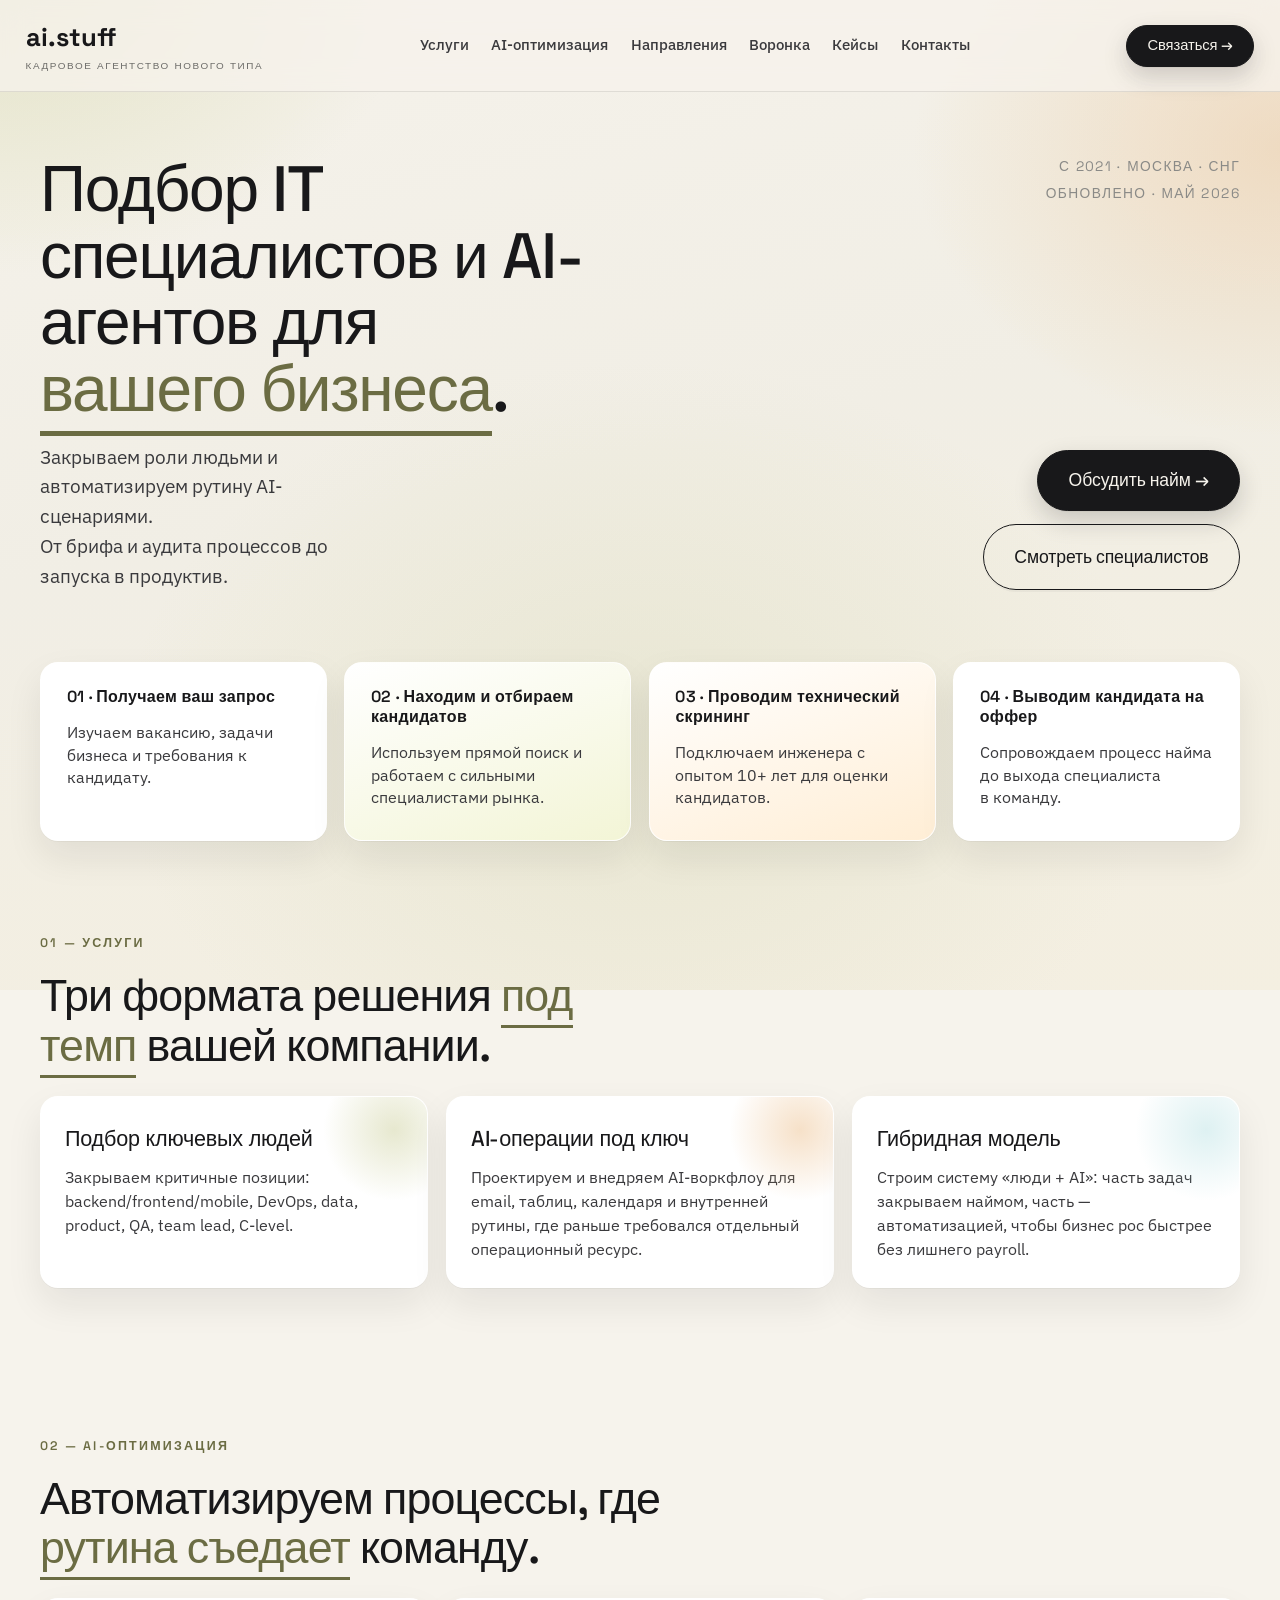
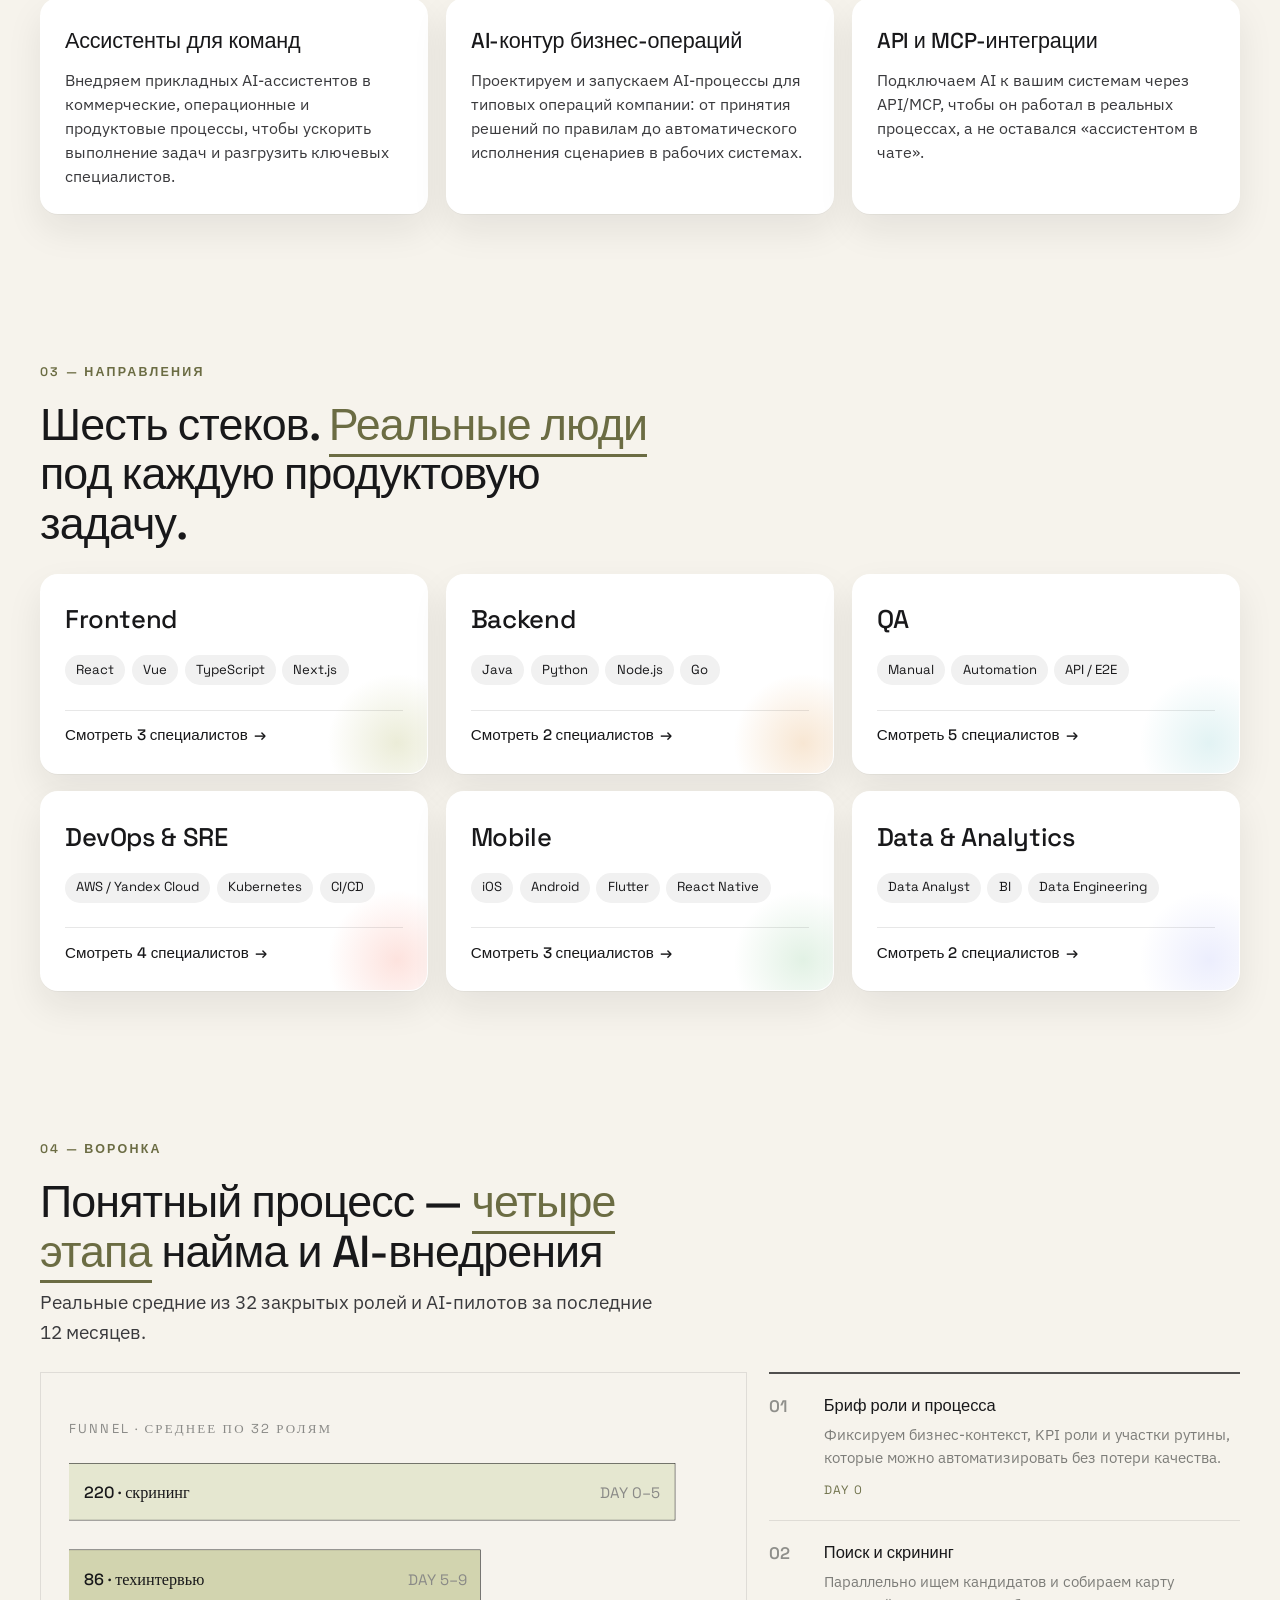
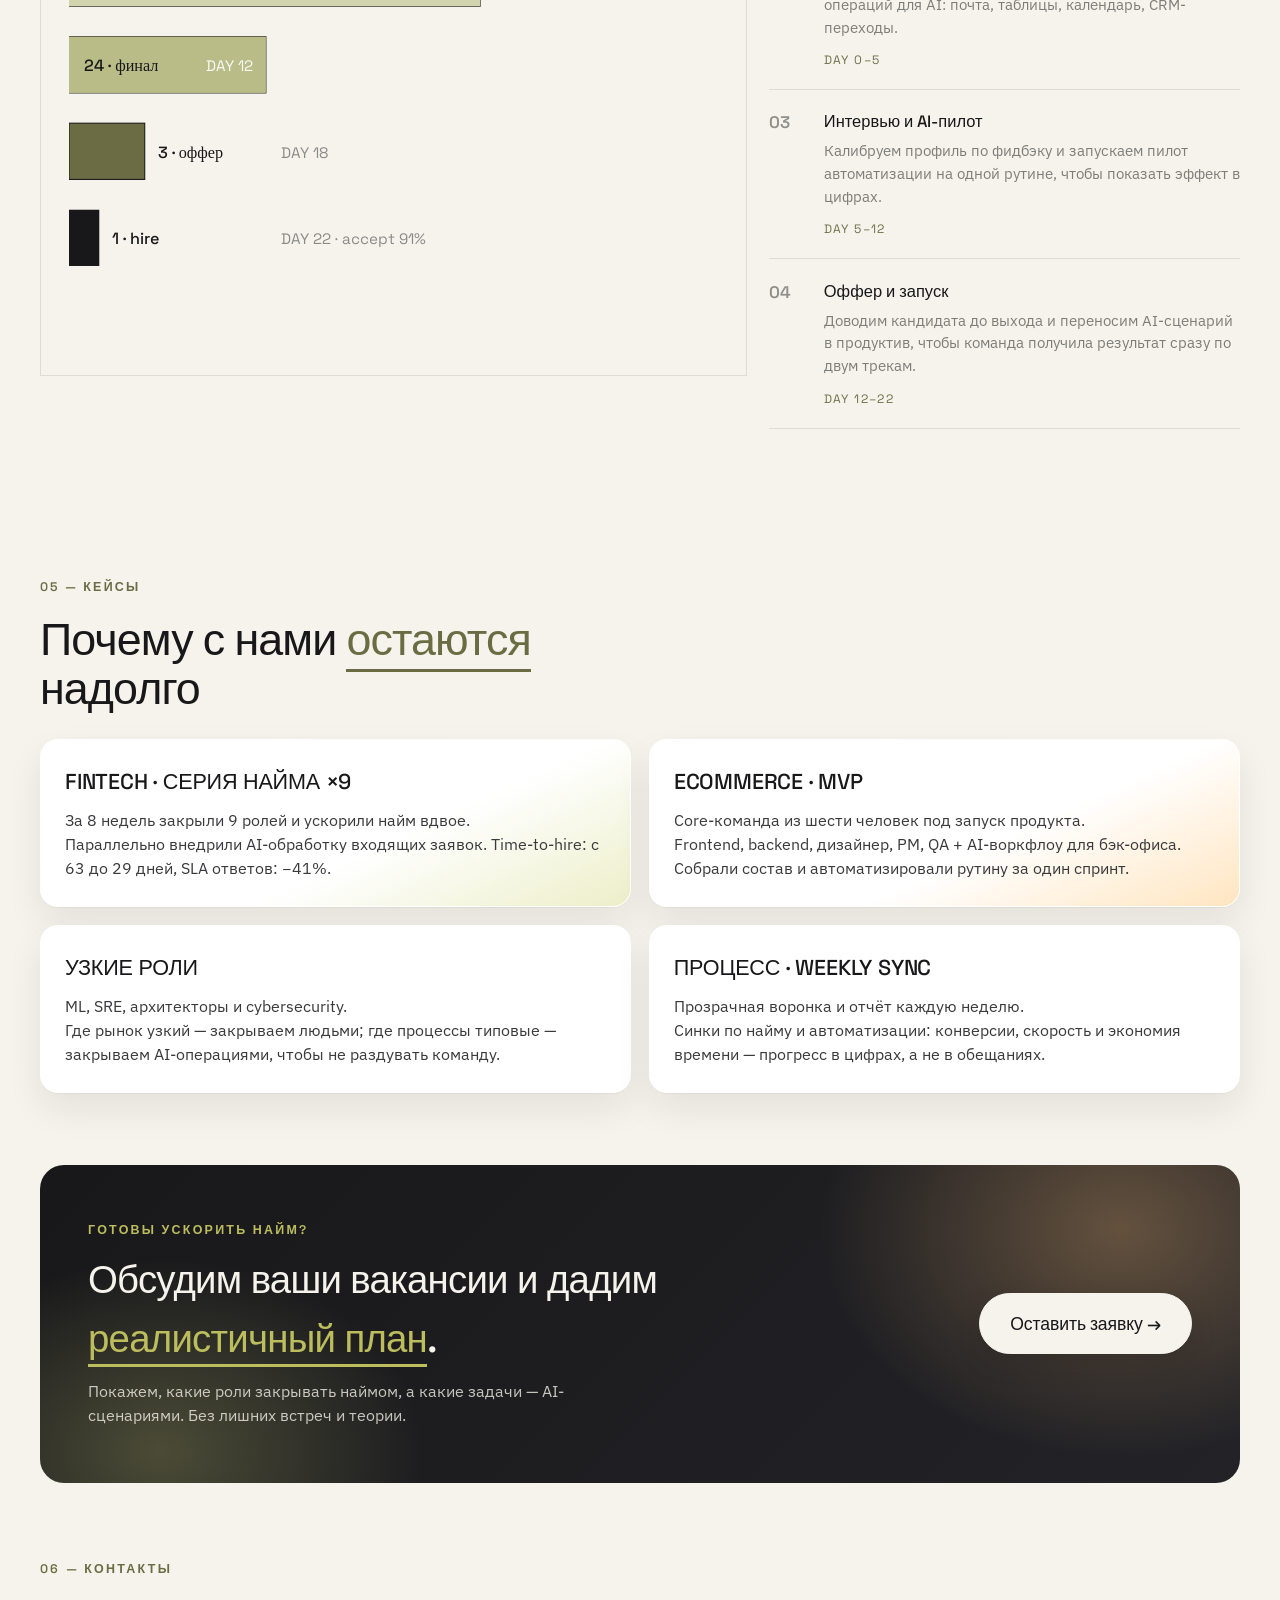
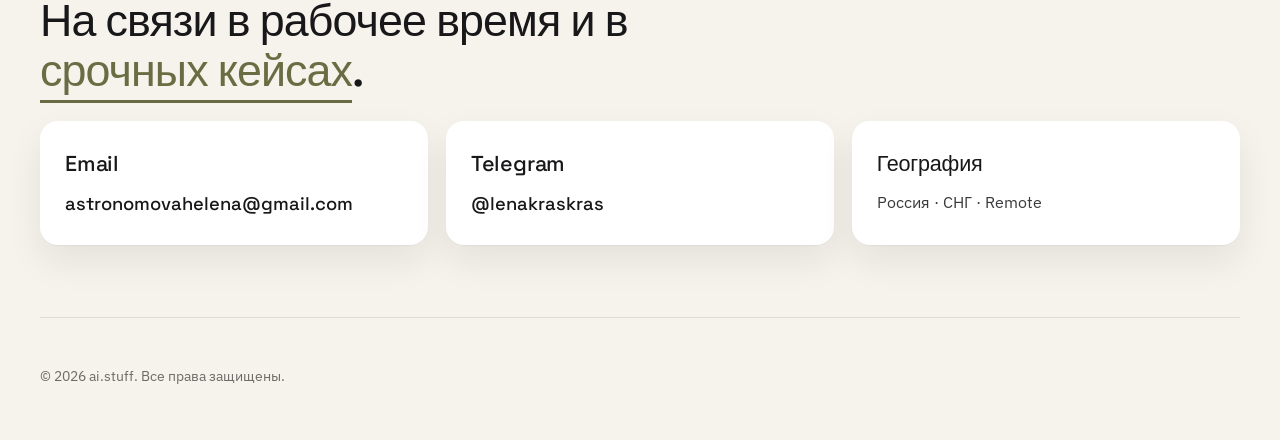
<file: index.html>
<!doctype html>
<html lang="ru">
  <head>
    <meta charset="UTF-8" />
    <meta name="viewport" content="width=device-width, initial-scale=1" />
    <title>ai.stuff — Подбор IT и digital специалистов без пауз в найме</title>
    <meta
      name="description"
      content="ai.stuff — кадровое агентство нового типа: подбираем IT-специалистов и внедряем AI-операции для замены рутинных задач."
    />
    <link rel="preconnect" href="https://fonts.googleapis.com" />
    <link rel="preconnect" href="https://fonts.gstatic.com" crossorigin />
    <link
      href="https://fonts.googleapis.com/css2?family=Space+Grotesk:wght@400;500;700&family=IBM+Plex+Sans:wght@400;500;600&display=swap"
      rel="stylesheet"
    />
    <link rel="stylesheet" href="landing.css" />
  </head>
  <body>
    <div class="bg-layer" aria-hidden="true"></div>

    <header class="topbar">
      <a class="brand" href="#hero">
        <span class="brand-main">ai.stuff</span>
        <span class="brand-sub">Кадровое агентство нового типа</span>
      </a>
      <nav class="topnav" aria-label="Основная навигация">
        <a href="#services">Услуги</a>
        <a href="#ai-ops">AI-оптимизация</a>
        <a href="#tracks">Направления</a>
        <a href="#process">Воронка</a>
        <a href="#proof">Кейсы</a>
        <a href="#contacts">Контакты</a>
      </nav>
      <button class="btn btn-small" type="button" data-open-modal>Связаться →</button>
    </header>

    <main>
      <section id="hero" class="hero section">
        <div class="hero-copy reveal">
          <h1>Подбор IT специалистов и AI-агентов для <span class="hl">вашего бизнеса</span>.</h1>
          <div class="hero-meta">
            <div>с 2021 · Москва · СНГ</div>
            <div>обновлено · май 2026</div>
          </div>
          <p class="lead hero-lede">Закрываем роли людьми и автоматизируем рутину AI-сценариями.<br>От брифа и аудита процессов до запуска в продуктив.</p>
          <div class="hero-actions">
            <button class="btn" type="button" data-open-modal>Обсудить найм →</button>
            <a class="btn btn-ghost" href="#tracks">Смотреть специалистов</a>
          </div>
        </div>
      </section>

      <section class="kpis">
        <div class="kpi-grid">
          <div class="kpi reveal">
            <span class="label">01 · Получаем ваш запрос</span>
            <p class="kpi-copy">Изучаем вакансию, задачи бизнеса и требования к кандидату.</p>
          </div>
          <div class="kpi reveal">
            <span class="label">02 · Находим и отбираем кандидатов</span>
            <p class="kpi-copy">Используем прямой поиск и работаем с сильными специалистами рынка.</p>
          </div>
          <div class="kpi reveal">
            <span class="label">03 · Проводим технический скрининг</span>
            <p class="kpi-copy">Подключаем инженера с опытом 10+ лет для оценки кандидатов.</p>
          </div>
          <div class="kpi reveal">
            <span class="label">04 · Выводим кандидата на оффер</span>
            <p class="kpi-copy">Сопровождаем процесс найма до выхода специалиста в команду.</p>
          </div>
        </div>
      </section>

      <section id="services" class="section">
        <div class="section-head reveal">
          <span class="id">01 — Услуги</span>
          <h2>Три формата решения <span class="hl">под темп</span> вашей компании.</h2>
        </div>
        <div class="grid cards-3">
          <article class="card reveal">
            <h3>Подбор ключевых людей</h3>
            <p>
              Закрываем критичные позиции: backend/frontend/mobile, DevOps, data, product, QA, team
              lead, C-level.
            </p>
          </article>
          <article class="card reveal">
            <h3>AI-операции под ключ</h3>
            <p>
              Проектируем и внедряем AI-воркфлоу для email, таблиц, календаря и внутренней рутины, где
              раньше требовался отдельный операционный ресурс.
            </p>
          </article>
          <article class="card reveal">
            <h3>Гибридная модель</h3>
            <p>
              Строим систему «люди + AI»: часть задач закрываем наймом, часть — автоматизацией, чтобы
              бизнес рос быстрее без лишнего payroll.
            </p>
          </article>
        </div>
      </section>

      <section id="ai-ops" class="section">
        <div class="section-head reveal">
          <span class="id">02 — AI-оптимизация</span>
          <h2>Автоматизируем процессы, где <span class="hl">рутина съедает</span> команду.</h2>
        </div>
        <div class="grid cards-3">
          <article class="card reveal">
            <h3>Ассистенты для команд</h3>
            <p>
              Внедряем прикладных AI-ассистентов в коммерческие, операционные и продуктовые процессы,
              чтобы ускорить выполнение задач и разгрузить ключевых специалистов.
            </p>
          </article>
          <article class="card reveal">
            <h3>AI-контур бизнес-операций</h3>
            <p>
              Проектируем и запускаем AI-процессы для типовых операций компании: от принятия решений по
              правилам до автоматического исполнения сценариев в рабочих системах.
            </p>
          </article>
          <article class="card reveal">
            <h3>API и MCP-интеграции</h3>
            <p>
              Подключаем AI к вашим системам через API/MCP, чтобы он работал в реальных процессах, а не
              оставался «ассистентом в чате».
            </p>
          </article>
        </div>
      </section>

      <section id="tracks" class="section">
        <div class="section-head reveal">
          <span class="id">03 — Направления</span>
          <h2>Шесть стеков. <span class="hl">Реальные люди</span> под каждую продуктовую задачу.</h2>
        </div>
        <div class="specialty-grid">
          <article class="specialty-card reveal">
            <h3>Frontend</h3>
            <ul>
              <li>React</li>
              <li>Vue</li>
              <li>TypeScript</li>
              <li>Next.js</li>
            </ul>
            <a href="specialists/frontend.html">Смотреть 3 специалистов</a>
          </article>
          <article class="specialty-card reveal">
            <h3>Backend</h3>
            <ul>
              <li>Java</li>
              <li>Python</li>
              <li>Node.js</li>
              <li>Go</li>
            </ul>
            <a href="specialists/backend.html">Смотреть 2 специалистов</a>
          </article>
          <article class="specialty-card reveal">
            <h3>QA</h3>
            <ul>
              <li>Manual</li>
              <li>Automation</li>
              <li>API / E2E</li>
            </ul>
            <a href="specialists/qa.html">Смотреть 5 специалистов</a>
          </article>
          <article class="specialty-card reveal">
            <h3>DevOps & SRE</h3>
            <ul>
              <li>AWS / Yandex Cloud</li>
              <li>Kubernetes</li>
              <li>CI/CD</li>
            </ul>
            <a href="specialists/devops.html">Смотреть 4 специалистов</a>
          </article>
          <article class="specialty-card reveal">
            <h3>Mobile</h3>
            <ul>
              <li>iOS</li>
              <li>Android</li>
              <li>Flutter</li>
              <li>React Native</li>
            </ul>
            <a href="specialists/mobile.html">Смотреть 3 специалистов</a>
          </article>
          <article class="specialty-card reveal">
            <h3>Data & Analytics</h3>
            <ul>
              <li>Data Analyst</li>
              <li>BI</li>
              <li>Data Engineering</li>
            </ul>
            <a href="specialists/analytics.html">Смотреть 2 специалистов</a>
          </article>
        </div>
      </section>

      <section id="process" class="section">
        <div class="section-head reveal">
          <span class="id">04 — Воронка</span>
          <h2>Понятный процесс — <span class="hl">четыре этапа</span> найма и AI-внедрения</h2>
          <p class="lead" style="margin-top:0.7rem;">Реальные средние из 32 закрытых ролей и AI-пилотов за последние 12 месяцев.</p>
        </div>

        <div class="funnel-block">
          <div class="funnel-svg-wrap">
            <svg viewBox="0 0 600 500" xmlns="http://www.w3.org/2000/svg" style="width:100%;height:auto;font-family:Space Grotesk;">
              <g>
                <rect x="0" y="56" width="560" height="52" fill="none" stroke="#18181a" stroke-width="1"/>
                <rect x="0" y="56" width="560" height="52" fill="oklch(0.92 0.03 110)"/>
                <text x="14" y="88" font-size="15" font-weight="500" fill="#18181a">220 · скрининг</text>
                <text x="546" y="88" font-size="14" text-anchor="end" fill="#8a8a87">DAY 0–5</text>

                <rect x="0" y="136" width="380" height="52" fill="none" stroke="#18181a" stroke-width="1"/>
                <rect x="0" y="136" width="380" height="52" fill="oklch(0.86 0.05 110)"/>
                <text x="14" y="168" font-size="15" font-weight="500" fill="#18181a">86 · техинтервью</text>
                <text x="368" y="168" font-size="14" text-anchor="end" fill="#8a8a87">DAY 5–9</text>

                <rect x="0" y="216" width="182" height="52" fill="none" stroke="#18181a" stroke-width="1"/>
                <rect x="0" y="216" width="182" height="52" fill="oklch(0.78 0.07 110)"/>
                <text x="14" y="248" font-size="15" font-weight="500" fill="#18181a">24 · финал</text>
                <text x="170" y="248" font-size="14" text-anchor="end" fill="#fafaf7">DAY 12</text>

                <rect x="0" y="296" width="70" height="52" fill="oklch(0.52 0.06 110)" stroke="#18181a" stroke-width="1"/>
                <text x="82" y="328" font-size="15" font-weight="500" fill="#18181a">3 · оффер</text>
                <text x="196" y="328" font-size="14" fill="#8a8a87">DAY 18</text>

                <rect x="0" y="376" width="28" height="52" fill="#18181a"/>
                <text x="40" y="408" font-size="15" font-weight="500" fill="#18181a">1 · hire</text>
                <text x="196" y="408" font-size="14" fill="#8a8a87">DAY 22 · accept 91%</text>
              </g>
              <text x="0" y="28" font-size="12" letter-spacing="2" fill="#8a8a87">FUNNEL · СРЕДНЕЕ ПО 32 РОЛЯМ</text>
            </svg>
          </div>

          <div class="funnel-side">
            <ol>
              <li>
                <span class="num">01</span>
                <div>
                  <h4>Бриф роли и процесса</h4>
                  <p>Фиксируем бизнес-контекст, KPI роли и участки рутины, которые можно автоматизировать без потери качества.</p>
                  <span class="day">Day 0</span>
                </div>
              </li>
              <li>
                <span class="num">02</span>
                <div>
                  <h4>Поиск и скрининг</h4>
                  <p>Параллельно ищем кандидатов и собираем карту операций для AI: почта, таблицы, календарь, CRM-переходы.</p>
                  <span class="day">Day 0–5</span>
                </div>
              </li>
              <li>
                <span class="num">03</span>
                <div>
                  <h4>Интервью и AI-пилот</h4>
                  <p>Калибруем профиль по фидбэку и запускаем пилот автоматизации на одной рутине, чтобы показать эффект в цифрах.</p>
                  <span class="day">Day 5–12</span>
                </div>
              </li>
              <li>
                <span class="num">04</span>
                <div>
                  <h4>Оффер и запуск</h4>
                  <p>Доводим кандидата до выхода и переносим AI-сценарий в продуктив, чтобы команда получила результат сразу по двум трекам.</p>
                  <span class="day">Day 12–22</span>
                </div>
              </li>
            </ol>
          </div>
        </div>
      </section>

      <section id="proof" class="section">
        <div class="section-head reveal">
          <span class="id">05 — Кейсы</span>
          <h2>Почему с нами <span class="hl">остаются</span> надолго</h2>
        </div>
        <div class="grid cards-2">
          <article class="card card-accent reveal">
            <h3>FINTECH · СЕРИЯ НАЙМА ×9</h3>
            <p>
              За 8 недель закрыли 9 ролей и ускорили найм вдвое.
            </p>
            <p>Параллельно внедрили AI-обработку входящих заявок. Time-to-hire: с 63 до 29 дней, SLA ответов: −41%.</p>
          </article>
          <article class="card card-accent reveal">
            <h3>ECOMMERCE · MVP</h3>
            <p>
              Core-команда из шести человек под запуск продукта.
            </p>
            <p>Frontend, backend, дизайнер, PM, QA + AI-воркфлоу для бэк-офиса. Собрали состав и автоматизировали рутину за один спринт.</p>
          </article>
          <article class="card reveal">
            <h3>УЗКИЕ РОЛИ</h3>
            <p>ML, SRE, архитекторы и cybersecurity.</p>
            <p>Где рынок узкий — закрываем людьми; где процессы типовые — закрываем AI-операциями, чтобы не раздувать команду.</p>
          </article>
          <article class="card reveal">
            <h3>ПРОЦЕСС · WEEKLY SYNC</h3>
            <p>Прозрачная воронка и отчёт каждую неделю.</p>
            <p>Синки по найму и автоматизации: конверсии, скорость и экономия времени — прогресс в цифрах, а не в обещаниях.</p>
          </article>
        </div>
      </section>

      <section class="section section-cta reveal">
        <div>
          <p class="eyebrow">Готовы ускорить найм?</p>
          <h2>Обсудим ваши вакансии и дадим <span class="hl">реалистичный план</span>.</h2>
          <p>
            Покажем, какие роли закрывать наймом, а какие задачи — AI-сценариями. Без лишних встреч и теории.
          </p>
        </div>
        <button class="btn" type="button" data-open-modal>Оставить заявку →</button>
      </section>

      <section id="contacts" class="section contacts">
        <div class="section-head reveal">
          <span class="id">06 — Контакты</span>
          <h2>На связи в рабочее время и в <span class="hl">срочных кейсах</span>.</h2>
        </div>
        <div class="contacts-grid">
          <article class="card reveal">
            <h3>Email</h3>
            <a href="mailto:astronomovahelena@gmail.com">astronomovahelena@gmail.com</a>
          </article>
          <article class="card reveal">
            <h3>Telegram</h3>
            <a href="https://t.me/lenakraskras" target="_blank" rel="noopener noreferrer">@lenakraskras</a>
          </article>
          <article class="card reveal">
            <h3>География</h3>
            <p>Россия · СНГ · Remote</p>
          </article>
        </div>
      </section>
    </main>

    <footer class="footer">
      <p>© <span id="year"></span> ai.stuff. Все права защищены.</p>
    </footer>

    <div class="modal" id="contact-modal" aria-hidden="true" role="dialog" aria-labelledby="modal-title">
      <div class="modal-overlay" data-close-modal></div>
      <div class="modal-panel" role="document">
        <button class="modal-close" type="button" aria-label="Закрыть" data-close-modal>×</button>
        <h2 id="modal-title">Оставьте заявку</h2>
        <p>Ответим в течение одного рабочего дня.</p>

        <form class="contact-form" action="https://api.web3forms.com/submit" method="POST">
          <input type="hidden" name="access_key" value="2dd10723-09d4-4c78-9d98-0c86463ab3b0" />
          <input type="hidden" name="subject" value="Новая заявка с лендинга ai.stuff" />
          <input type="hidden" name="from_name" value="ai.stuff" />
          <input type="checkbox" name="botcheck" class="hidden-field" tabindex="-1" autocomplete="off" />

          <label>
            Имя
            <input type="text" name="name" required placeholder="Как к вам обращаться" />
          </label>

          <label>
            Email
            <input type="email" name="email" required placeholder="name@company.com" />
          </label>

          <label>
            Компания
            <input type="text" name="company" placeholder="Название компании" />
          </label>

          <label>
            Сообщение
            <textarea name="message" rows="4" required placeholder="Каких специалистов ищете и в какие сроки?"></textarea>
          </label>

          <button class="btn" type="submit">Отправить заявку</button>
          <p class="form-status" id="contact-form-status" aria-live="polite"></p>
        </form>
      </div>
    </div>

    <script src="main.js"></script>
  </body>
</html>
</file>
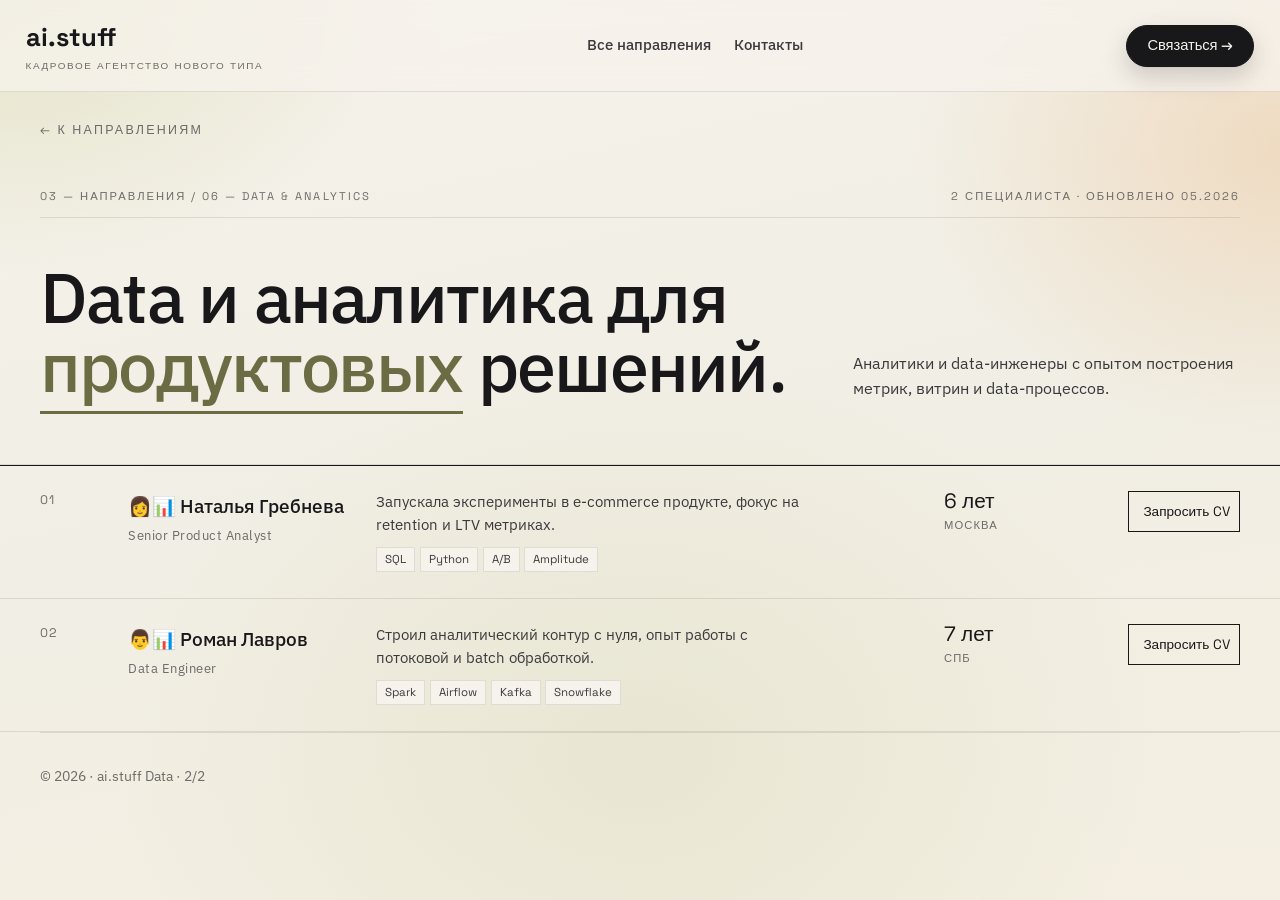
<file: specialists/analytics.html>
<!doctype html>
<html lang="ru">
  <head>
    <meta charset="UTF-8" />
    <meta name="viewport" content="width=device-width, initial-scale=1" />
    <title>Data & Analytics специалисты — ai.stuff</title>
    <meta name="description" content="Подбор аналитиков, BI-инженеров и Data Engineers." />
    <link rel="preconnect" href="https://fonts.googleapis.com" />
    <link rel="preconnect" href="https://fonts.gstatic.com" crossorigin />
    <link
      href="https://fonts.googleapis.com/css2?family=Space+Grotesk:wght@400;500;700&family=IBM+Plex+Sans:wght@400;500;600&display=swap"
      rel="stylesheet"
    />
    <link rel="stylesheet" href="../landing.css" />
  </head>
  <body class="spec-page">
    <div class="bg-layer" aria-hidden="true"></div>

    <header class="topbar">
      <a class="brand" href="../index.html#hero">
        <span class="brand-main">ai.stuff</span>
        <span class="brand-sub">Кадровое агентство нового типа</span>
      </a>
      <nav class="topnav" aria-label="Навигация страницы">
        <a href="../index.html#tracks">Все направления</a>
        <a href="../index.html#contacts">Контакты</a>
      </nav>
      <a class="btn btn-small" href="../index.html#contacts">Связаться →</a>
    </header>

    <main>
      <a class="spec-back" href="../index.html#tracks">← к направлениям</a>

      <section class="spec-head">
        <span class="id"><span>03 — Направления / 06 — Data & Analytics</span><span>2 специалиста · обновлено 05.2026</span></span>
        <h1>Data и аналитика для <mark>продуктовых</mark> решений.</h1>
        <p class="lede">Аналитики и data-инженеры с опытом построения метрик, витрин и data-процессов.</p>
      </section>

      <section class="spec-list">
        <div class="profile"><span class="n">01</span><div><h3>👩‍📊 Наталья Гребнева</h3><div class="role">Senior Product Analyst</div></div><div><p>Запускала эксперименты в e-commerce продукте, фокус на retention и LTV метриках.</p><div class="chips"><span class="chip">SQL</span><span class="chip">Python</span><span class="chip">A/B</span><span class="chip">Amplitude</span></div></div><div class="stat"><span class="v">6 лет</span><span class="l">Москва</span></div><a class="request" href="../index.html#contacts">Запросить CV</a></div>
        <div class="profile"><span class="n">02</span><div><h3>👨‍📊 Роман Лавров</h3><div class="role">Data Engineer</div></div><div><p>Строил аналитический контур с нуля, опыт работы с потоковой и batch обработкой.</p><div class="chips"><span class="chip">Spark</span><span class="chip">Airflow</span><span class="chip">Kafka</span><span class="chip">Snowflake</span></div></div><div class="stat"><span class="v">7 лет</span><span class="l">СПб</span></div><a class="request" href="../index.html#contacts">Запросить CV</a></div>
      </section>
    </main>

    <footer class="footer">
      <span>© 2026 · ai.stuff</span>
      <span>Data · 2/2</span>
    </footer>
  </body>
</html>
</file>
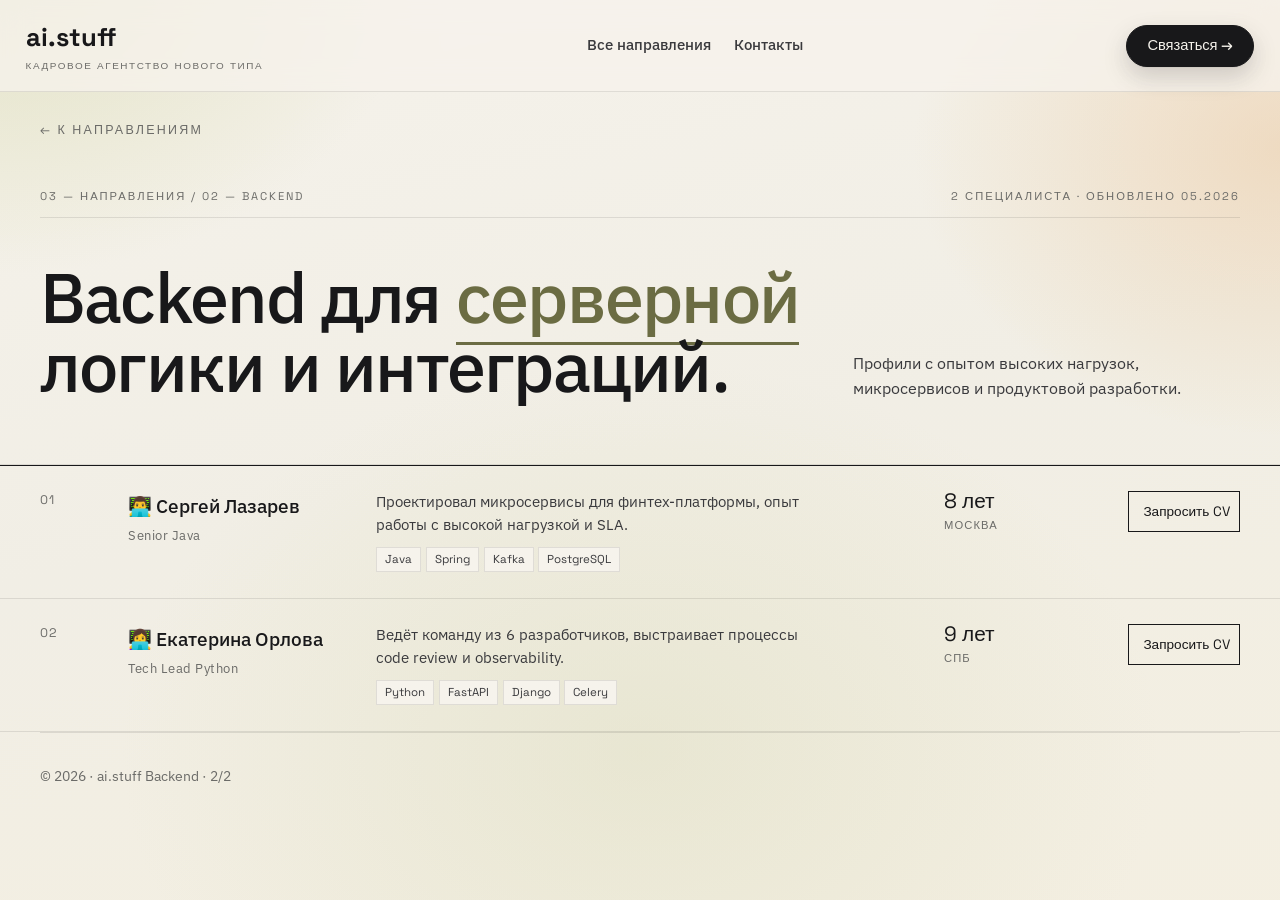
<file: specialists/backend.html>
<!doctype html>
<html lang="ru">
  <head>
    <meta charset="UTF-8" />
    <meta name="viewport" content="width=device-width, initial-scale=1" />
    <title>Backend специалисты — ai.stuff</title>
    <meta name="description" content="Подбор backend-разработчиков: Java, Python, Node.js, Go." />
    <link rel="preconnect" href="https://fonts.googleapis.com" />
    <link rel="preconnect" href="https://fonts.gstatic.com" crossorigin />
    <link
      href="https://fonts.googleapis.com/css2?family=Space+Grotesk:wght@400;500;700&family=IBM+Plex+Sans:wght@400;500;600&display=swap"
      rel="stylesheet"
    />
    <link rel="stylesheet" href="../landing.css" />
  </head>
  <body class="spec-page">
    <div class="bg-layer" aria-hidden="true"></div>

    <header class="topbar">
      <a class="brand" href="../index.html#hero">
        <span class="brand-main">ai.stuff</span>
        <span class="brand-sub">Кадровое агентство нового типа</span>
      </a>
      <nav class="topnav" aria-label="Навигация страницы">
        <a href="../index.html#tracks">Все направления</a>
        <a href="../index.html#contacts">Контакты</a>
      </nav>
      <a class="btn btn-small" href="../index.html#contacts">Связаться →</a>
    </header>

    <main>
      <a class="spec-back" href="../index.html#tracks">← к направлениям</a>

      <section class="spec-head">
        <span class="id"><span>03 — Направления / 02 — Backend</span><span>2 специалиста · обновлено 05.2026</span></span>
        <h1>Backend для <mark>серверной</mark> логики и интеграций.</h1>
        <p class="lede">Профили с опытом высоких нагрузок, микросервисов и продуктовой разработки.</p>
      </section>

      <section class="spec-list">
        <div class="profile">
          <span class="n">01</span>
          <div>
            <h3>👨‍💻 Сергей Лазарев</h3>
            <div class="role">Senior Java</div>
          </div>
          <div>
            <p>Проектировал микросервисы для финтех-платформы, опыт работы с высокой нагрузкой и SLA.</p>
            <div class="chips"><span class="chip">Java</span><span class="chip">Spring</span><span class="chip">Kafka</span><span class="chip">PostgreSQL</span></div>
          </div>
          <div class="stat"><span class="v">8 лет</span><span class="l">Москва</span></div>
          <a class="request" href="../index.html#contacts">Запросить CV</a>
        </div>

        <div class="profile">
          <span class="n">02</span>
          <div>
            <h3>👩‍💻 Екатерина Орлова</h3>
            <div class="role">Tech Lead Python</div>
          </div>
          <div>
            <p>Ведёт команду из 6 разработчиков, выстраивает процессы code review и observability.</p>
            <div class="chips"><span class="chip">Python</span><span class="chip">FastAPI</span><span class="chip">Django</span><span class="chip">Celery</span></div>
          </div>
          <div class="stat"><span class="v">9 лет</span><span class="l">СПб</span></div>
          <a class="request" href="../index.html#contacts">Запросить CV</a>
        </div>
      </section>
    </main>

    <footer class="footer">
      <span>© 2026 · ai.stuff</span>
      <span>Backend · 2/2</span>
    </footer>
  </body>
</html>
</file>
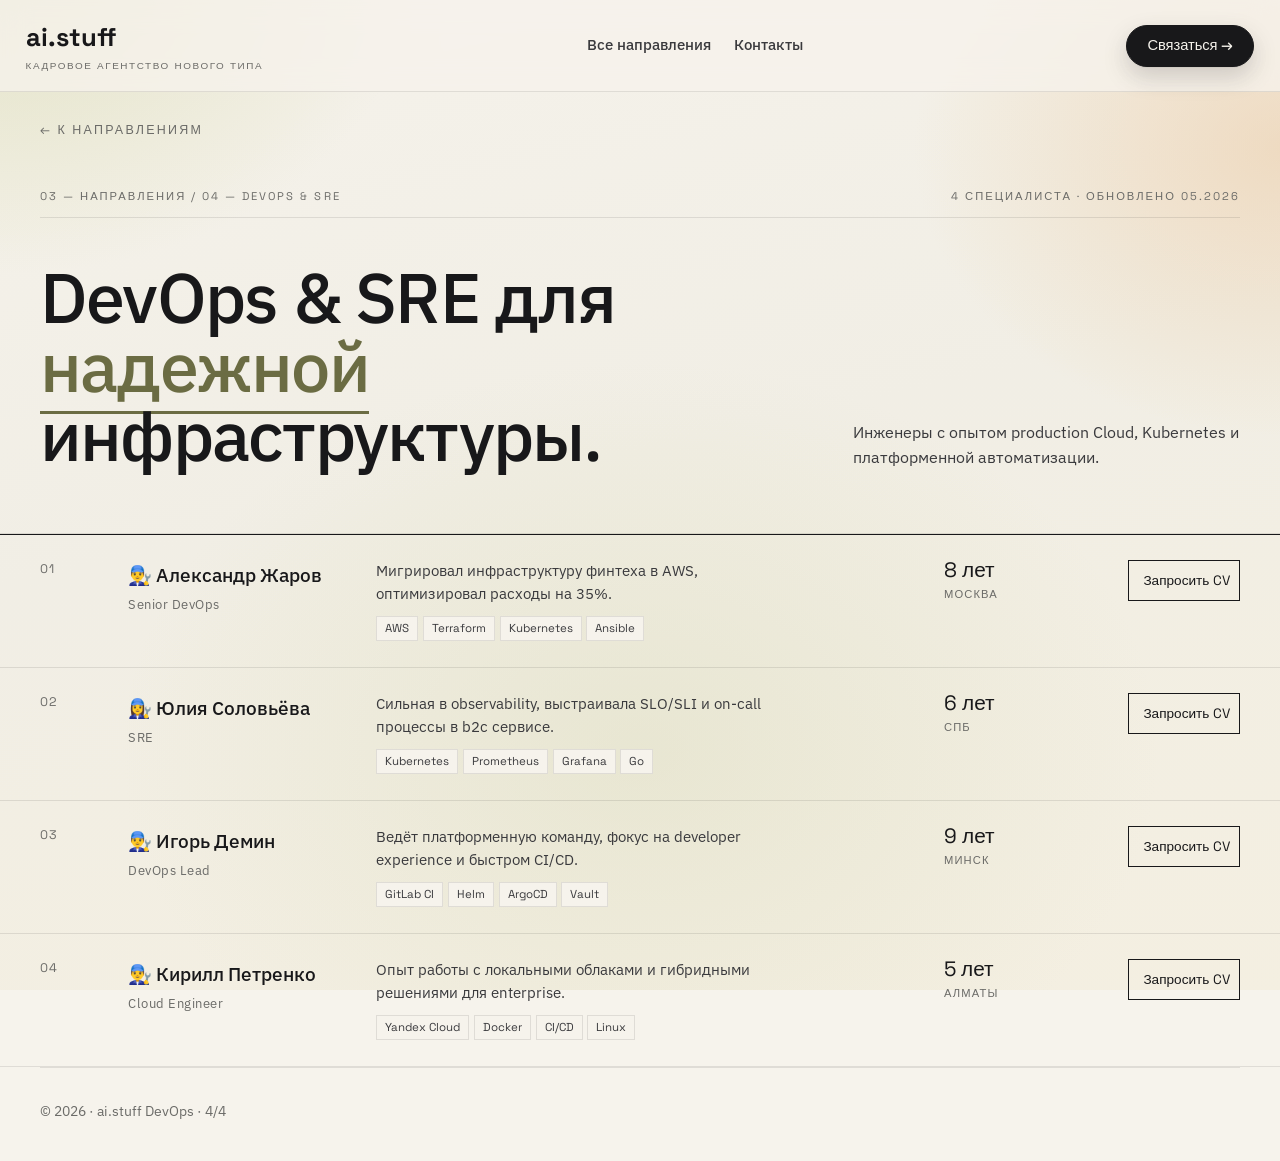
<file: specialists/devops.html>
<!doctype html>
<html lang="ru">
  <head>
    <meta charset="UTF-8" />
    <meta name="viewport" content="width=device-width, initial-scale=1" />
    <title>DevOps & SRE специалисты — ai.stuff</title>
    <meta name="description" content="Подбор DevOps и SRE-инженеров: AWS, Kubernetes, CI/CD, observability." />
    <link rel="preconnect" href="https://fonts.googleapis.com" />
    <link rel="preconnect" href="https://fonts.gstatic.com" crossorigin />
    <link
      href="https://fonts.googleapis.com/css2?family=Space+Grotesk:wght@400;500;700&family=IBM+Plex+Sans:wght@400;500;600&display=swap"
      rel="stylesheet"
    />
    <link rel="stylesheet" href="../landing.css" />
  </head>
  <body class="spec-page">
    <div class="bg-layer" aria-hidden="true"></div>

    <header class="topbar">
      <a class="brand" href="../index.html#hero">
        <span class="brand-main">ai.stuff</span>
        <span class="brand-sub">Кадровое агентство нового типа</span>
      </a>
      <nav class="topnav" aria-label="Навигация страницы">
        <a href="../index.html#tracks">Все направления</a>
        <a href="../index.html#contacts">Контакты</a>
      </nav>
      <a class="btn btn-small" href="../index.html#contacts">Связаться →</a>
    </header>

    <main>
      <a class="spec-back" href="../index.html#tracks">← к направлениям</a>

      <section class="spec-head">
        <span class="id"><span>03 — Направления / 04 — DevOps & SRE</span><span>4 специалиста · обновлено 05.2026</span></span>
        <h1>DevOps & SRE для <mark>надежной</mark> инфраструктуры.</h1>
        <p class="lede">Инженеры с опытом production Cloud, Kubernetes и платформенной автоматизации.</p>
      </section>

      <section class="spec-list">
        <div class="profile"><span class="n">01</span><div><h3>👨‍🔧 Александр Жаров</h3><div class="role">Senior DevOps</div></div><div><p>Мигрировал инфраструктуру финтеха в AWS, оптимизировал расходы на 35%.</p><div class="chips"><span class="chip">AWS</span><span class="chip">Terraform</span><span class="chip">Kubernetes</span><span class="chip">Ansible</span></div></div><div class="stat"><span class="v">8 лет</span><span class="l">Москва</span></div><a class="request" href="../index.html#contacts">Запросить CV</a></div>
        <div class="profile"><span class="n">02</span><div><h3>👩‍🔧 Юлия Соловьёва</h3><div class="role">SRE</div></div><div><p>Сильная в observability, выстраивала SLO/SLI и on-call процессы в b2c сервисе.</p><div class="chips"><span class="chip">Kubernetes</span><span class="chip">Prometheus</span><span class="chip">Grafana</span><span class="chip">Go</span></div></div><div class="stat"><span class="v">6 лет</span><span class="l">СПб</span></div><a class="request" href="../index.html#contacts">Запросить CV</a></div>
        <div class="profile"><span class="n">03</span><div><h3>👨‍🔧 Игорь Демин</h3><div class="role">DevOps Lead</div></div><div><p>Ведёт платформенную команду, фокус на developer experience и быстром CI/CD.</p><div class="chips"><span class="chip">GitLab CI</span><span class="chip">Helm</span><span class="chip">ArgoCD</span><span class="chip">Vault</span></div></div><div class="stat"><span class="v">9 лет</span><span class="l">Минск</span></div><a class="request" href="../index.html#contacts">Запросить CV</a></div>
        <div class="profile"><span class="n">04</span><div><h3>👨‍🔧 Кирилл Петренко</h3><div class="role">Cloud Engineer</div></div><div><p>Опыт работы с локальными облаками и гибридными решениями для enterprise.</p><div class="chips"><span class="chip">Yandex Cloud</span><span class="chip">Docker</span><span class="chip">CI/CD</span><span class="chip">Linux</span></div></div><div class="stat"><span class="v">5 лет</span><span class="l">Алматы</span></div><a class="request" href="../index.html#contacts">Запросить CV</a></div>
      </section>
    </main>

    <footer class="footer">
      <span>© 2026 · ai.stuff</span>
      <span>DevOps · 4/4</span>
    </footer>
  </body>
</html>
</file>
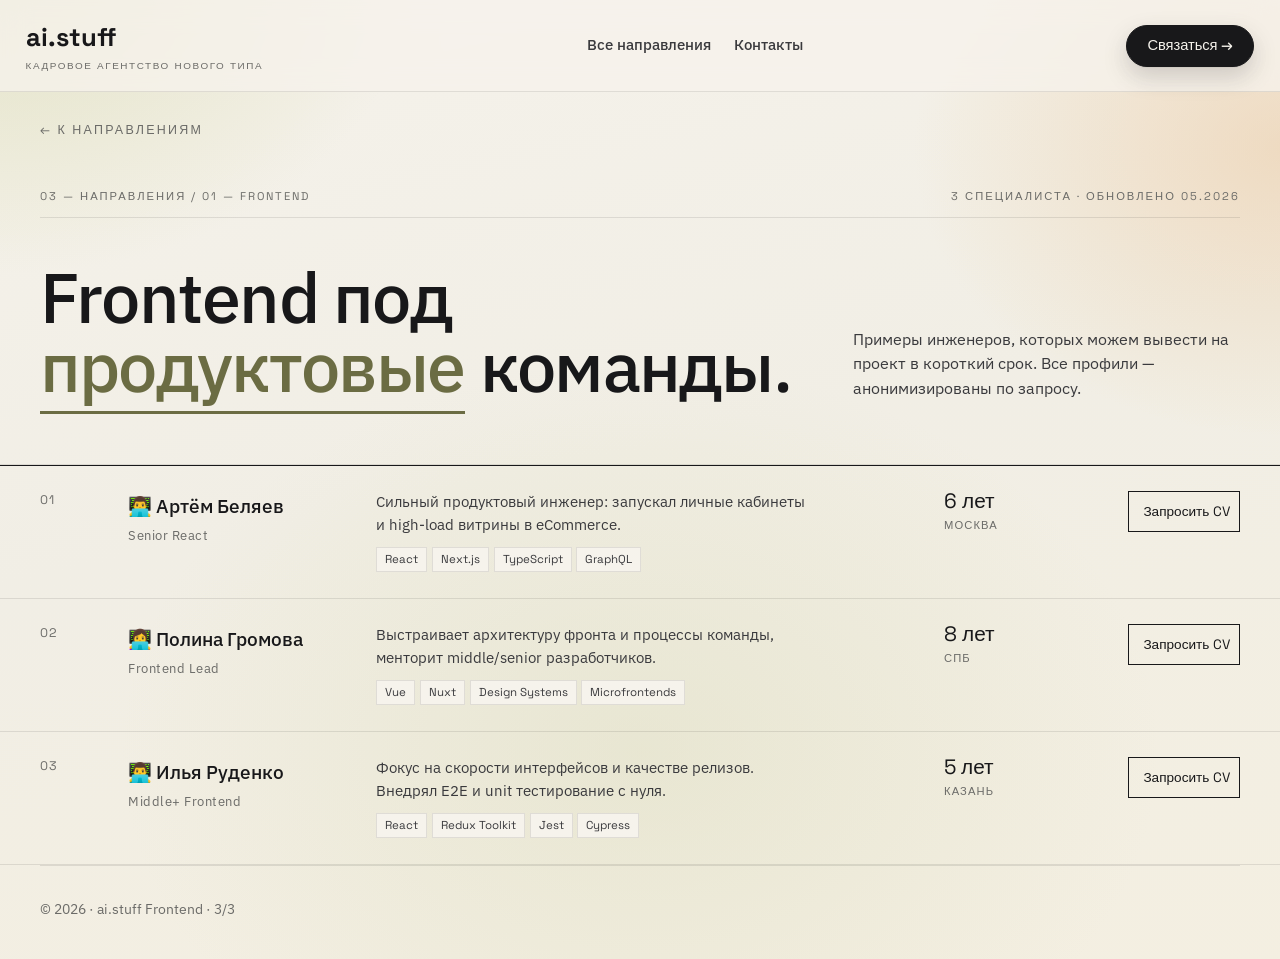
<file: specialists/frontend.html>
<!doctype html>
<html lang="ru">
  <head>
    <meta charset="UTF-8" />
    <meta name="viewport" content="width=device-width, initial-scale=1" />
    <title>Frontend специалисты — ai.stuff</title>
    <meta name="description" content="Подбор frontend-разработчиков: React, Vue, TypeScript и Next.js." />
    <link rel="preconnect" href="https://fonts.googleapis.com" />
    <link rel="preconnect" href="https://fonts.gstatic.com" crossorigin />
    <link
      href="https://fonts.googleapis.com/css2?family=Space+Grotesk:wght@400;500;700&family=IBM+Plex+Sans:wght@400;500;600&display=swap"
      rel="stylesheet"
    />
    <link rel="stylesheet" href="../landing.css" />
  </head>
  <body class="spec-page">
    <div class="bg-layer" aria-hidden="true"></div>

    <header class="topbar">
      <a class="brand" href="../index.html#hero">
        <span class="brand-main">ai.stuff</span>
        <span class="brand-sub">Кадровое агентство нового типа</span>
      </a>
      <nav class="topnav" aria-label="Навигация страницы">
        <a href="../index.html#tracks">Все направления</a>
        <a href="../index.html#contacts">Контакты</a>
      </nav>
      <a class="btn btn-small" href="../index.html#contacts">Связаться →</a>
    </header>

    <main>
      <a class="spec-back" href="../index.html#tracks">← к направлениям</a>

      <section class="spec-head">
        <span class="id"><span>03 — Направления / 01 — Frontend</span><span>3 специалиста · обновлено 05.2026</span></span>
        <h1>Frontend под <mark>продуктовые</mark> команды.</h1>
        <p class="lede">Примеры инженеров, которых можем вывести на проект в короткий срок. Все профили — анонимизированы по запросу.</p>
      </section>

      <section class="spec-list">
        <div class="profile">
          <span class="n">01</span>
          <div>
            <h3>👨‍💻 Артём Беляев</h3>
            <div class="role">Senior React</div>
          </div>
          <div>
            <p>Сильный продуктовый инженер: запускал личные кабинеты и high-load витрины в eCommerce.</p>
            <div class="chips"><span class="chip">React</span><span class="chip">Next.js</span><span class="chip">TypeScript</span><span class="chip">GraphQL</span></div>
          </div>
          <div class="stat"><span class="v">6 лет</span><span class="l">Москва</span></div>
          <a class="request" href="../index.html#contacts">Запросить CV</a>
        </div>

        <div class="profile">
          <span class="n">02</span>
          <div>
            <h3>👩‍💻 Полина Громова</h3>
            <div class="role">Frontend Lead</div>
          </div>
          <div>
            <p>Выстраивает архитектуру фронта и процессы команды, менторит middle/senior разработчиков.</p>
            <div class="chips"><span class="chip">Vue</span><span class="chip">Nuxt</span><span class="chip">Design Systems</span><span class="chip">Microfrontends</span></div>
          </div>
          <div class="stat"><span class="v">8 лет</span><span class="l">СПб</span></div>
          <a class="request" href="../index.html#contacts">Запросить CV</a>
        </div>

        <div class="profile">
          <span class="n">03</span>
          <div>
            <h3>👨‍💻 Илья Руденко</h3>
            <div class="role">Middle+ Frontend</div>
          </div>
          <div>
            <p>Фокус на скорости интерфейсов и качестве релизов. Внедрял E2E и unit тестирование с нуля.</p>
            <div class="chips"><span class="chip">React</span><span class="chip">Redux Toolkit</span><span class="chip">Jest</span><span class="chip">Cypress</span></div>
          </div>
          <div class="stat"><span class="v">5 лет</span><span class="l">Казань</span></div>
          <a class="request" href="../index.html#contacts">Запросить CV</a>
        </div>
      </section>
    </main>

    <footer class="footer">
      <span>© 2026 · ai.stuff</span>
      <span>Frontend · 3/3</span>
    </footer>
  </body>
</html>
</file>
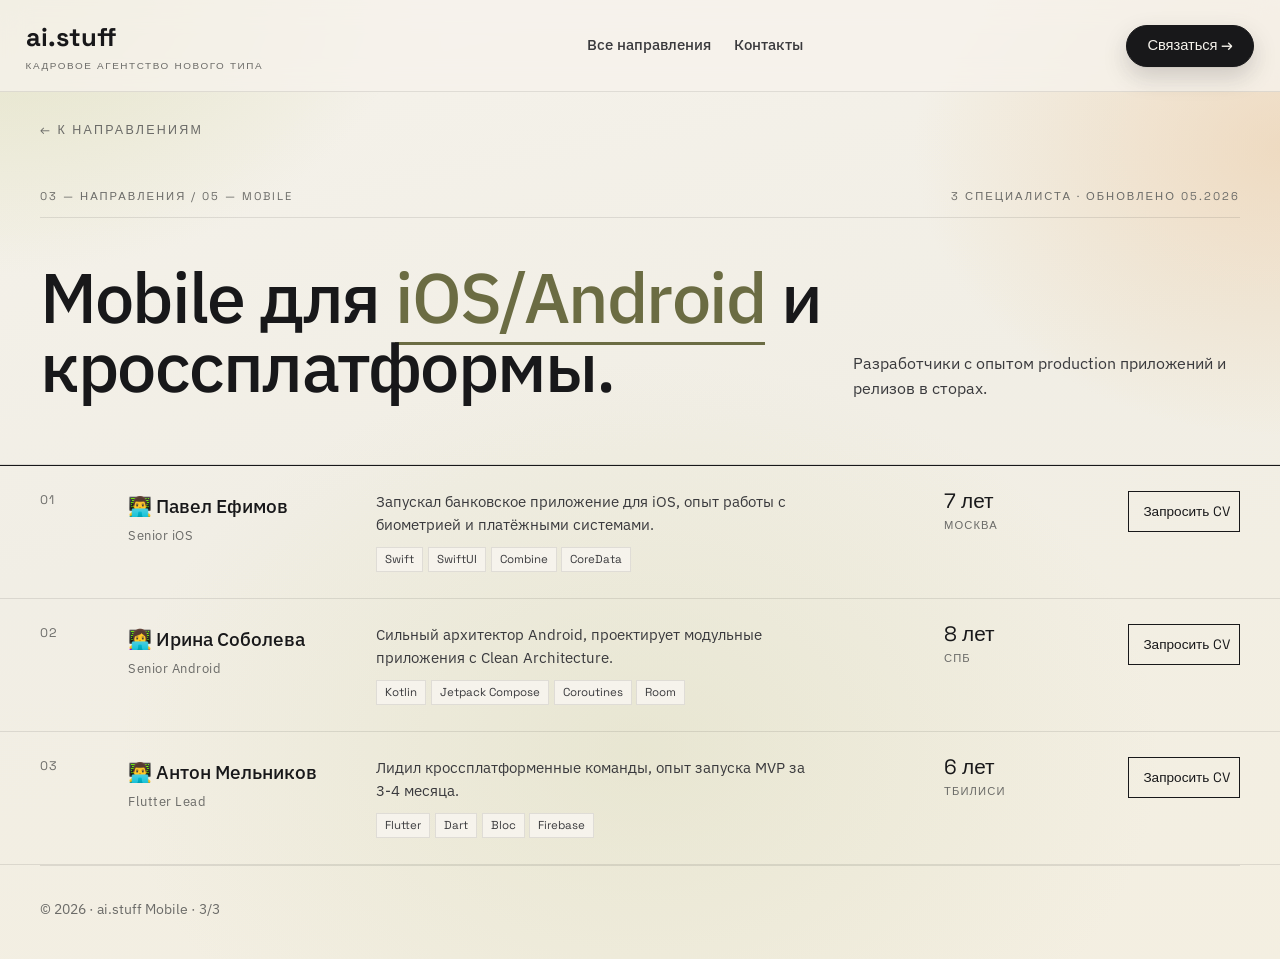
<file: specialists/mobile.html>
<!doctype html>
<html lang="ru">
  <head>
    <meta charset="UTF-8" />
    <meta name="viewport" content="width=device-width, initial-scale=1" />
    <title>Mobile специалисты — ai.stuff</title>
    <meta name="description" content="Подбор мобильных разработчиков: iOS, Android, Flutter, React Native." />
    <link rel="preconnect" href="https://fonts.googleapis.com" />
    <link rel="preconnect" href="https://fonts.gstatic.com" crossorigin />
    <link
      href="https://fonts.googleapis.com/css2?family=Space+Grotesk:wght@400;500;700&family=IBM+Plex+Sans:wght@400;500;600&display=swap"
      rel="stylesheet"
    />
    <link rel="stylesheet" href="../landing.css" />
  </head>
  <body class="spec-page">
    <div class="bg-layer" aria-hidden="true"></div>

    <header class="topbar">
      <a class="brand" href="../index.html#hero">
        <span class="brand-main">ai.stuff</span>
        <span class="brand-sub">Кадровое агентство нового типа</span>
      </a>
      <nav class="topnav" aria-label="Навигация страницы">
        <a href="../index.html#tracks">Все направления</a>
        <a href="../index.html#contacts">Контакты</a>
      </nav>
      <a class="btn btn-small" href="../index.html#contacts">Связаться →</a>
    </header>

    <main>
      <a class="spec-back" href="../index.html#tracks">← к направлениям</a>

      <section class="spec-head">
        <span class="id"><span>03 — Направления / 05 — Mobile</span><span>3 специалиста · обновлено 05.2026</span></span>
        <h1>Mobile для <mark>iOS/Android</mark> и кроссплатформы.</h1>
        <p class="lede">Разработчики с опытом production приложений и релизов в сторах.</p>
      </section>

      <section class="spec-list">
        <div class="profile"><span class="n">01</span><div><h3>👨‍💻 Павел Ефимов</h3><div class="role">Senior iOS</div></div><div><p>Запускал банковское приложение для iOS, опыт работы с биометрией и платёжными системами.</p><div class="chips"><span class="chip">Swift</span><span class="chip">SwiftUI</span><span class="chip">Combine</span><span class="chip">CoreData</span></div></div><div class="stat"><span class="v">7 лет</span><span class="l">Москва</span></div><a class="request" href="../index.html#contacts">Запросить CV</a></div>
        <div class="profile"><span class="n">02</span><div><h3>👩‍💻 Ирина Соболева</h3><div class="role">Senior Android</div></div><div><p>Сильный архитектор Android, проектирует модульные приложения с Clean Architecture.</p><div class="chips"><span class="chip">Kotlin</span><span class="chip">Jetpack Compose</span><span class="chip">Coroutines</span><span class="chip">Room</span></div></div><div class="stat"><span class="v">8 лет</span><span class="l">СПб</span></div><a class="request" href="../index.html#contacts">Запросить CV</a></div>
        <div class="profile"><span class="n">03</span><div><h3>👨‍💻 Антон Мельников</h3><div class="role">Flutter Lead</div></div><div><p>Лидил кроссплатформенные команды, опыт запуска MVP за 3-4 месяца.</p><div class="chips"><span class="chip">Flutter</span><span class="chip">Dart</span><span class="chip">Bloc</span><span class="chip">Firebase</span></div></div><div class="stat"><span class="v">6 лет</span><span class="l">Тбилиси</span></div><a class="request" href="../index.html#contacts">Запросить CV</a></div>
      </section>
    </main>

    <footer class="footer">
      <span>© 2026 · ai.stuff</span>
      <span>Mobile · 3/3</span>
    </footer>
  </body>
</html>
</file>
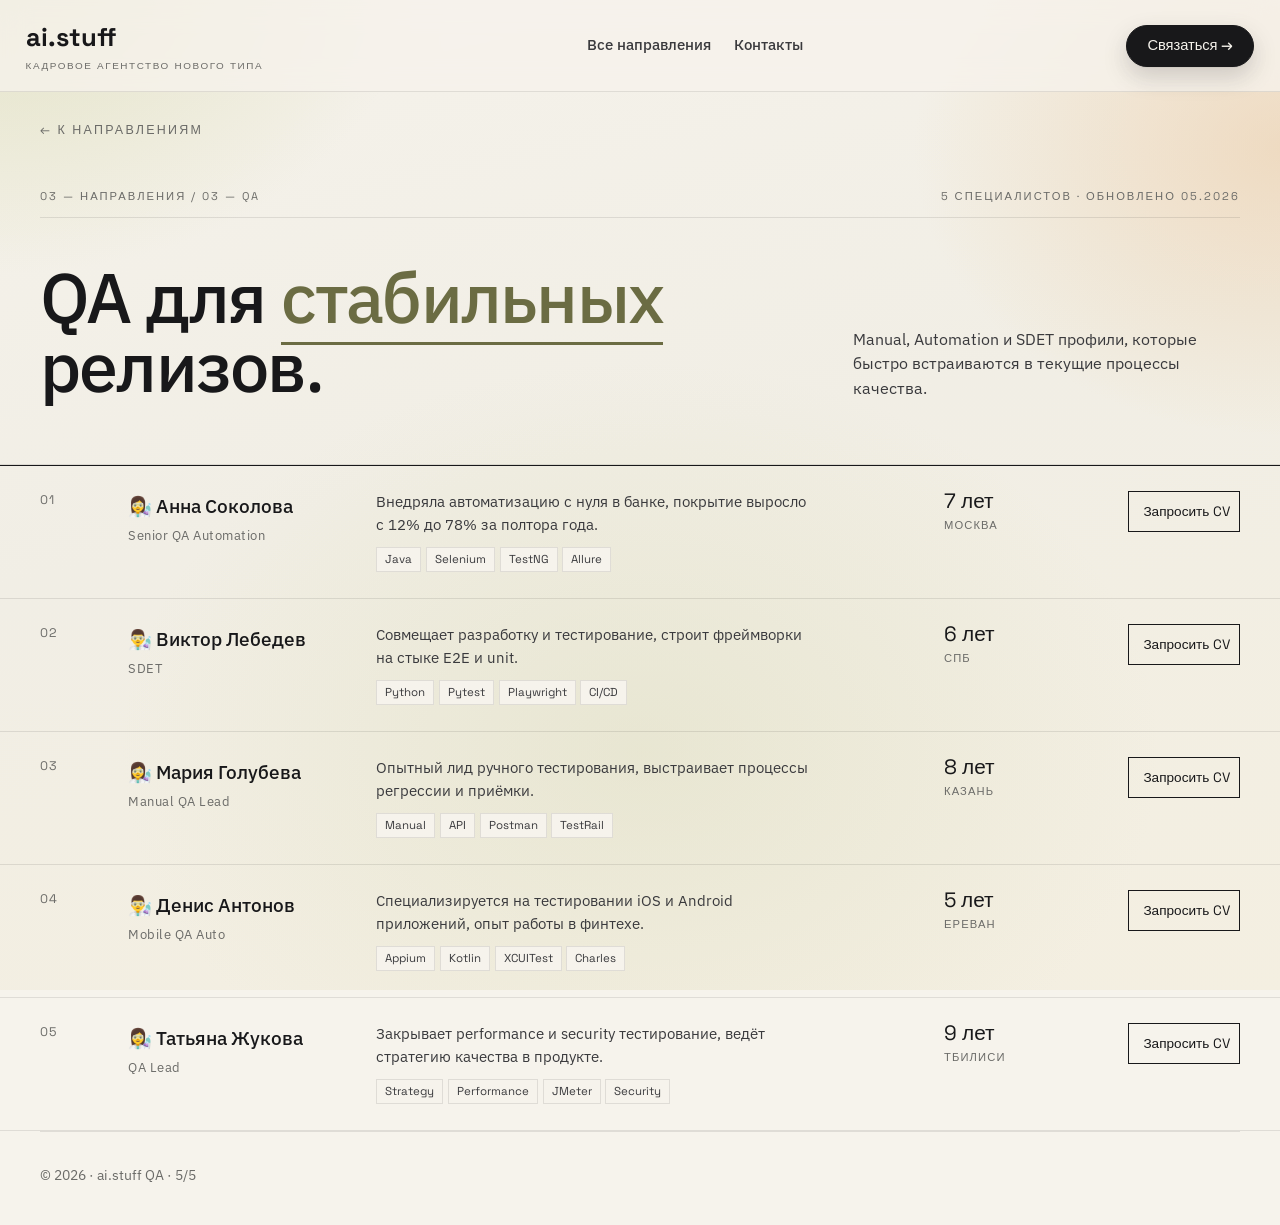
<file: specialists/qa.html>
<!doctype html>
<html lang="ru">
  <head>
    <meta charset="UTF-8" />
    <meta name="viewport" content="width=device-width, initial-scale=1" />
    <title>QA специалисты — ai.stuff</title>
    <meta name="description" content="Подбор QA-инженеров: ручное тестирование, автоматизация, API и E2E." />
    <link rel="preconnect" href="https://fonts.googleapis.com" />
    <link rel="preconnect" href="https://fonts.gstatic.com" crossorigin />
    <link
      href="https://fonts.googleapis.com/css2?family=Space+Grotesk:wght@400;500;700&family=IBM+Plex+Sans:wght@400;500;600&display=swap"
      rel="stylesheet"
    />
    <link rel="stylesheet" href="../landing.css" />
  </head>
  <body class="spec-page">
    <div class="bg-layer" aria-hidden="true"></div>

    <header class="topbar">
      <a class="brand" href="../index.html#hero">
        <span class="brand-main">ai.stuff</span>
        <span class="brand-sub">Кадровое агентство нового типа</span>
      </a>
      <nav class="topnav" aria-label="Навигация страницы">
        <a href="../index.html#tracks">Все направления</a>
        <a href="../index.html#contacts">Контакты</a>
      </nav>
      <a class="btn btn-small" href="../index.html#contacts">Связаться →</a>
    </header>

    <main>
      <a class="spec-back" href="../index.html#tracks">← к направлениям</a>

      <section class="spec-head">
        <span class="id"><span>03 — Направления / 03 — QA</span><span>5 специалистов · обновлено 05.2026</span></span>
        <h1>QA для <mark>стабильных</mark> релизов.</h1>
        <p class="lede">Manual, Automation и SDET профили, которые быстро встраиваются в текущие процессы качества.</p>
      </section>

      <section class="spec-list">
        <div class="profile"><span class="n">01</span><div><h3>👩‍🔬 Анна Соколова</h3><div class="role">Senior QA Automation</div></div><div><p>Внедряла автоматизацию с нуля в банке, покрытие выросло с 12% до 78% за полтора года.</p><div class="chips"><span class="chip">Java</span><span class="chip">Selenium</span><span class="chip">TestNG</span><span class="chip">Allure</span></div></div><div class="stat"><span class="v">7 лет</span><span class="l">Москва</span></div><a class="request" href="../index.html#contacts">Запросить CV</a></div>
        <div class="profile"><span class="n">02</span><div><h3>👨‍🔬 Виктор Лебедев</h3><div class="role">SDET</div></div><div><p>Совмещает разработку и тестирование, строит фреймворки на стыке E2E и unit.</p><div class="chips"><span class="chip">Python</span><span class="chip">Pytest</span><span class="chip">Playwright</span><span class="chip">CI/CD</span></div></div><div class="stat"><span class="v">6 лет</span><span class="l">СПб</span></div><a class="request" href="../index.html#contacts">Запросить CV</a></div>
        <div class="profile"><span class="n">03</span><div><h3>👩‍🔬 Мария Голубева</h3><div class="role">Manual QA Lead</div></div><div><p>Опытный лид ручного тестирования, выстраивает процессы регрессии и приёмки.</p><div class="chips"><span class="chip">Manual</span><span class="chip">API</span><span class="chip">Postman</span><span class="chip">TestRail</span></div></div><div class="stat"><span class="v">8 лет</span><span class="l">Казань</span></div><a class="request" href="../index.html#contacts">Запросить CV</a></div>
        <div class="profile"><span class="n">04</span><div><h3>👨‍🔬 Денис Антонов</h3><div class="role">Mobile QA Auto</div></div><div><p>Специализируется на тестировании iOS и Android приложений, опыт работы в финтехе.</p><div class="chips"><span class="chip">Appium</span><span class="chip">Kotlin</span><span class="chip">XCUITest</span><span class="chip">Charles</span></div></div><div class="stat"><span class="v">5 лет</span><span class="l">Ереван</span></div><a class="request" href="../index.html#contacts">Запросить CV</a></div>
        <div class="profile"><span class="n">05</span><div><h3>👩‍🔬 Татьяна Жукова</h3><div class="role">QA Lead</div></div><div><p>Закрывает performance и security тестирование, ведёт стратегию качества в продукте.</p><div class="chips"><span class="chip">Strategy</span><span class="chip">Performance</span><span class="chip">JMeter</span><span class="chip">Security</span></div></div><div class="stat"><span class="v">9 лет</span><span class="l">Тбилиси</span></div><a class="request" href="../index.html#contacts">Запросить CV</a></div>
      </section>
    </main>

    <footer class="footer">
      <span>© 2026 · ai.stuff</span>
      <span>QA · 5/5</span>
    </footer>
  </body>
</html>
</file>
<file: landing.css>
/* ai.stuff — Quiet Grid redesign
   Палитра: молочный фон, графит, акцент — приглушённый олив + янтарь.
   Дух: швейцарская сетка, мягкие пузатые карточки, плотные данные.
*/

:root {
  --bg: #f6f3ec;
  --bg-soft: #fffaf1;
  --panel: rgba(255, 255, 255, 0.92);
  --paper: #ffffff;
  --text: #18181a;
  --text-2: #3a3a3d;
  --muted: #6b6b68;
  --line: rgba(24, 24, 26, 0.10);
  --line-strong: #18181a;
  --brand: oklch(0.52 0.06 110);        /* приглушённый олив */
  --brand-dark: oklch(0.42 0.06 110);
  --accent: oklch(0.62 0.09 70);        /* тёплый янтарь */
  --accent-soft: oklch(0.94 0.03 110);
  --radius: 18px;
  --radius-lg: 24px;
  --shadow: 0 16px 36px rgba(24, 24, 26, 0.08), 0 1px 0 rgba(24, 24, 26, 0.04);
  --shadow-hover: 0 24px 48px rgba(24, 24, 26, 0.12), 0 1px 0 rgba(24, 24, 26, 0.04);
  --shadow-btn: 0 10px 24px rgba(24, 24, 26, 0.18), 0 1px 0 rgba(24, 24, 26, 0.04);
}

* { box-sizing: border-box; }
html, body { margin: 0; padding: 0; }

body {
  font-family: "IBM Plex Sans", "Segoe UI", sans-serif;
  color: var(--text);
  background: var(--bg);
  line-height: 1.55;
  font-size: 15.5px;
  -webkit-font-smoothing: antialiased;
}

/* ── фоновая текстура ──────────────── */
.bg-layer {
  position: fixed;
  inset: -10%;
  z-index: -1;
  pointer-events: none;
  background:
    radial-gradient(700px 500px at 8% 6%, oklch(0.86 0.06 110 / 0.55), transparent 60%),
    radial-gradient(620px 480px at 92% 22%, oklch(0.82 0.08 70 / 0.40), transparent 60%),
    radial-gradient(800px 600px at 50% 78%, oklch(0.86 0.05 110 / 0.32), transparent 65%),
    linear-gradient(168deg, #f6f3ec 0%, #f1eee5 50%, #f4efe2 100%);
  filter: saturate(1.05);
}

/* ── Topbar ────────────────────────── */
.topbar {
  position: sticky;
  top: 0;
  z-index: 20;
  display: flex;
  align-items: center;
  justify-content: space-between;
  gap: 1rem;
  padding: 1rem 1.25rem;
  background: color-mix(in oklab, var(--bg) 78%, transparent);
  backdrop-filter: blur(14px);
  border-bottom: 1px solid var(--line);
}

.brand {
  display: flex;
  flex-direction: column;
  gap: 0.06rem;
  font-family: "Space Grotesk", sans-serif;
  font-size: clamp(1.25rem, 2.2vw, 1.6rem);
  font-weight: 700;
  letter-spacing: 0;
  color: var(--text);
  text-decoration: none;
}

.brand-sub {
  font-size: 0.62rem;
  letter-spacing: 0.16em;
  text-transform: uppercase;
  color: var(--muted);
  font-weight: 500;
}

.topnav { display: none; }
.topnav a {
  text-decoration: none;
  color: var(--text-2);
  font-weight: 500;
  font-size: 0.92rem;
  white-space: nowrap;
  flex-shrink: 0;
  transition: color 0.2s ease;
}
.topnav a:hover { color: var(--brand); }

/* ── секции ────────────────────────── */
.section {
  width: min(1200px, calc(100% - 2rem));
  margin: 0 auto;
  padding: 4.5rem 0;
}

/* ── Hero ──────────────────────────── */
.hero {
  display: block;
  padding-top: 3.5rem;
}

.hero-copy {
  display: grid;
  gap: 1rem;
}

.hero-copy h1 {
  font-family: "Space Grotesk", sans-serif;
  font-size: clamp(2.2rem, 6vw, 4rem);
  line-height: 1.04;
  letter-spacing: -0.02em;
  margin: 0.5rem 0 1rem;
  max-width: 19ch;
  font-weight: 500;
}

.hero-copy h1 .hl {
  white-space: nowrap;
}

.lead {
  font-size: clamp(1.05rem, 2vw, 1.2rem);
  color: var(--text-2);
  max-width: 62ch;
  text-wrap: pretty;
}

.eyebrow {
  margin: 0;
  font-family: "Space Grotesk", sans-serif;
  font-size: 0.78rem;
  text-transform: uppercase;
  letter-spacing: 0.18em;
  color: var(--brand);
  font-weight: 600;
}

.hero-actions {
  display: flex;
  flex-wrap: wrap;
  gap: 0.85rem;
  margin: 0.8rem 0 0;
}

.hero-meta {
  display: grid;
  gap: 0.35rem;
  margin: 0.5rem 0 1rem;
  font-family: "Space Grotesk", sans-serif;
  text-transform: uppercase;
  letter-spacing: 0.1em;
  color: #8a8a87;
  font-size: 0.86rem;
}

.hero-lede {
  margin: 0.2rem 0 0;
  max-width: 30ch;
}

/* ── Кнопки ─────────────────────────── */
.btn {
  appearance: none;
  border: 1px solid var(--text);
  border-radius: 999px;
  background: var(--text);
  color: var(--bg);
  font-family: "Space Grotesk", sans-serif;
  font-weight: 500;
  font-size: 1.1rem;
  letter-spacing: -0.005em;
  padding: 1.15rem 1.9rem;
  cursor: pointer;
  text-decoration: none;
  display: inline-flex;
  align-items: center;
  justify-content: center;
  gap: 0.6rem;
  box-shadow: var(--shadow-btn);
  transition: transform 0.2s ease, background 0.2s ease, color 0.2s ease, border-color 0.2s ease, box-shadow 0.2s ease;
}
.btn:hover {
  background: var(--brand);
  border-color: var(--brand);
  color: #fff;
  transform: translateY(-2px);
  box-shadow: 0 18px 36px rgba(24, 24, 26, 0.22);
}

.btn-small {
  height: 42px;
  padding: 0 1.1rem;
  line-height: 1;
  font-size: 0.92rem;
  min-width: 128px;
}

.btn-ghost {
  background: transparent;
  border: 1px solid var(--text);
  color: var(--text);
  box-shadow: 0 2px 0 rgba(24, 24, 26, 0.04);
}
.btn-ghost:hover {
  background: var(--text);
  color: var(--bg);
  border-color: var(--text);
}

/* ── Hero списки и метрики ──────────── */
.hero-points {
  padding: 0;
  margin: 1rem 0 0;
  list-style: none;
  display: grid;
  gap: 0.6rem;
  color: var(--text-2);
  font-size: 1rem;
}
.hero-points li {
  position: relative;
  padding-left: 1.4rem;
}
.hero-points li::before {
  content: "";
  position: absolute;
  left: 0; top: 0.65em;
  width: 6px; height: 6px;
  background: var(--accent);
  border-radius: 50%;
}

.hero-metrics {
  display: grid;
  gap: 1rem;
}
.hero-metrics article {
  background: var(--paper);
  border: 1px solid rgba(255, 255, 255, 0.85);
  box-shadow: var(--shadow);
  border-radius: var(--radius);
  padding: 1.4rem 1.5rem;
  transition: transform 0.25s ease, box-shadow 0.25s ease;
}
.hero-metrics article:hover {
  transform: translateY(-2px);
  box-shadow: var(--shadow-hover);
}
.hero-metrics article:nth-child(2) { background: linear-gradient(160deg, var(--paper) 0%, oklch(0.96 0.04 110) 100%); }
.hero-metrics article:nth-child(3) { background: linear-gradient(160deg, var(--paper) 0%, oklch(0.96 0.04 70) 100%); }
.hero-metrics h2 {
  margin: 0 0 0.4rem;
  font-family: "Space Grotesk", sans-serif;
  font-size: clamp(1.9rem, 4.6vw, 2.6rem);
  font-weight: 500;
  letter-spacing: -0.02em;
  line-height: 1;
}
.hero-metrics p {
  margin: 0;
  color: var(--text);
  font-size: 1rem;
  font-weight: 500;
  line-height: 1.3;
}

/* ── KPI strip — пузатые тайлы под hero ── */
.kpis {
  width: min(1200px, calc(100% - 2rem));
  margin: 0 auto;
  padding-bottom: 1rem;
}
.kpi-grid {
  display: grid;
  grid-template-columns: 1fr;
  gap: 1.1rem;
}
.kpi {
  background: var(--paper);
  border: 1px solid rgba(255, 255, 255, 0.85);
  border-radius: var(--radius);
  box-shadow: var(--shadow);
  padding: 1.5rem 1.6rem;
  display: grid;
  align-content: start;
  gap: 0.85rem;
  min-height: 11.2rem;
  transition: transform 0.25s ease, box-shadow 0.25s ease;
}
.kpi:hover {
  transform: translateY(-2px);
  box-shadow: var(--shadow-hover);
}
.kpi:nth-child(2) { background: linear-gradient(160deg, var(--paper) 0%, oklch(0.96 0.04 110) 100%); }
.kpi:nth-child(3) { background: linear-gradient(160deg, var(--paper) 0%, oklch(0.96 0.04 70) 100%); }
.kpi .label {
  font-family: "Space Grotesk", sans-serif;
  font-size: 1rem;
  letter-spacing: 0.02em;
  color: var(--text);
  font-weight: 600;
  line-height: 1.25;
}
.kpi .kpi-copy {
  margin: 0;
  color: var(--text-2);
  font-size: 0.98rem;
  line-height: 1.45;
  text-wrap: pretty;
}
.kpi .v {
  font-family: "Space Grotesk", sans-serif;
  font-size: clamp(2.2rem, 4vw, 3.4rem);
  line-height: 1;
  font-weight: 500;
  letter-spacing: -0.02em;
}
.kpi .v sup {
  font-size: 0.45em;
  vertical-align: top;
  margin-left: 0.05em;
  color: var(--muted);
  font-weight: 500;
}

/* ── Funnel ─────────────────────────── */
.funnel-block {
  display: grid;
  gap: 1.6rem;
  margin-top: 1.6rem;
}
.funnel-svg-wrap {
  background: color-mix(in oklab, var(--bg) 96%, white 4%);
  border: 1px solid var(--line);
  border-radius: 0;
  box-shadow: none;
  padding: 1.9rem 1.75rem;
  display: flex;
  align-items: stretch;
}

.funnel-svg-wrap svg {
  width: 100%;
  height: 100%;
}
.funnel-side ol {
  list-style: none;
  padding: 0;
  margin: 0;
  display: grid;
  gap: 0;
  border-top: 2px solid rgba(24, 24, 26, 0.75);
}
.funnel-side li {
  display: grid;
  grid-template-columns: auto 1fr;
  gap: 0.95rem;
  background: transparent;
  border: 0;
  border-radius: 0;
  box-shadow: none;
  border-bottom: 1px solid var(--line);
  padding: 1.2rem 0;
}
.funnel-side .num {
  font-family: "Space Grotesk", sans-serif;
  color: #8f8f8b;
  font-weight: 600;
  font-size: 1.05rem;
  min-width: 2.5rem;
}
.funnel-side h4 {
  margin: 0;
  font-family: "Space Grotesk", sans-serif;
  font-size: 1.03rem;
  font-weight: 500;
}
.funnel-side p {
  margin: 0.35rem 0 0.4rem;
  color: #7d7d79;
  font-size: 0.92rem;
}
.funnel-side .day {
  font-family: "Space Grotesk", sans-serif;
  margin-top: 0.25rem;
  display: inline-block;
  color: #6e7049;
  letter-spacing: 0.11em;
  font-size: 0.76rem;
  text-transform: uppercase;
}

/* ── Section heading с нумерацией ───── */
.section-head .id {
  font-family: "Space Grotesk", sans-serif;
  font-size: 0.78rem;
  letter-spacing: 0.18em;
  text-transform: uppercase;
  color: var(--brand);
  font-weight: 600;
  display: inline-block;
  margin-bottom: 0.4rem;
}
.section-head h2 {
  font-family: "Space Grotesk", sans-serif;
  font-size: clamp(1.8rem, 4vw, 2.8rem);
  margin: 0.7rem 0 0;
  max-width: 22ch;
  font-weight: 500;
  letter-spacing: -0.02em;
  line-height: 1.1;
}

.hl {
  color: var(--brand);
  border-bottom: 0.085em solid currentColor;
  padding-bottom: 0.02em;
}

/* ── Карточки общие ─────────────────── */
.grid {
  display: grid;
  gap: 1.1rem;
  margin-top: 1.6rem;
}

.card {
  background: var(--paper);
  border: 1px solid rgba(255, 255, 255, 0.85);
  border-radius: var(--radius);
  box-shadow: var(--shadow);
  padding: 1.6rem 1.5rem;
  transition: transform 0.25s ease, box-shadow 0.25s ease;
  position: relative;
  overflow: hidden;
}
.card:hover {
  transform: translateY(-3px);
  box-shadow: var(--shadow-hover);
}
.card h3 {
  margin: 0 0 0.6rem;
  font-family: "Space Grotesk", sans-serif;
  font-size: 1.35rem;
  font-weight: 500;
  letter-spacing: -0.01em;
}
.card p, .card a {
  margin: 0;
  color: var(--text-2);
}

/* услуги — мягкое световое пятно */
#services .card::after {
  content: "";
  position: absolute;
  top: 0; right: 0;
  width: 110px; height: 110px;
  background: radial-gradient(circle at 70% 30%, oklch(0.86 0.06 110 / 0.55), transparent 65%);
  pointer-events: none;
}
#services .card:nth-child(2)::after { background: radial-gradient(circle at 70% 30%, oklch(0.84 0.08 70 / 0.50), transparent 65%); }
#services .card:nth-child(3)::after { background: radial-gradient(circle at 70% 30%, oklch(0.86 0.05 200 / 0.40), transparent 65%); }

.card-accent {
  background: linear-gradient(155deg, var(--paper) 60%, oklch(0.94 0.05 110) 100%);
}
.card-accent:nth-of-type(even) {
  background: linear-gradient(155deg, var(--paper) 60%, oklch(0.94 0.06 70) 100%);
}

/* ── Timeline (как работаем) ─────────── */
.timeline {
  list-style: none;
  padding: 0;
  margin: 1.6rem 0 0;
  display: grid;
  gap: 1rem;
}
.timeline li {
  display: grid;
  grid-template-columns: auto 1fr;
  gap: 1.2rem;
  padding: 1.4rem 1.5rem;
  border: 1px solid rgba(255, 255, 255, 0.85);
  border-radius: var(--radius);
  background: var(--paper);
  box-shadow: var(--shadow);
  transition: transform 0.25s ease, box-shadow 0.25s ease;
}
.timeline li:hover {
  transform: translateY(-2px);
  box-shadow: var(--shadow-hover);
}
.timeline span {
  font-family: "Space Grotesk", sans-serif;
  color: var(--brand);
  font-weight: 600;
  font-size: 1.4rem;
  letter-spacing: 0.02em;
}
.timeline h3 {
  margin: 0;
  font-family: "Space Grotesk", sans-serif;
  font-size: 1.15rem;
  font-weight: 500;
}
.timeline p {
  margin: 0.4rem 0 0;
  color: var(--text-2);
}

/* ── CTA блок ───────────────────────── */
.section-cta {
  display: grid;
  gap: 1.2rem;
  align-items: center;
  background: linear-gradient(135deg, #18181a 0%, #232327 100%);
  color: var(--bg);
  border-radius: var(--radius-lg);
  padding: 2.5rem 2rem;
  position: relative;
  overflow: hidden;
}
.section-cta::before {
  content: "";
  position: absolute;
  inset: 0;
  background:
    radial-gradient(500px 380px at 90% 20%, oklch(0.78 0.10 70 / 0.35), transparent 60%),
    radial-gradient(440px 320px at 10% 90%, oklch(0.78 0.10 110 / 0.30), transparent 60%);
  pointer-events: none;
}
.section-cta > * { position: relative; z-index: 1; }
.section-cta h2 {
  margin: 0.6rem 0;
  font-family: "Space Grotesk", sans-serif;
  font-size: clamp(1.6rem, 3.4vw, 2.4rem);
  font-weight: 500;
  letter-spacing: -0.02em;
  max-width: 24ch;
}
.section-cta p {
  margin: 0;
  color: rgba(246, 243, 236, 0.78);
  max-width: 50ch;
}
.section-cta .eyebrow {
  color: oklch(0.78 0.12 110);
}
.section-cta .hl {
  color: oklch(0.78 0.12 110);
}
.section-cta .btn {
  background: var(--bg);
  color: var(--text);
  border-color: var(--bg);
}
.section-cta .btn:hover {
  background: var(--accent);
  border-color: var(--accent);
  color: #fff;
}

/* ── Направления (specialty) ────────── */
.specialty-grid {
  margin-top: 1.6rem;
  display: grid;
  gap: 1.1rem;
}
.specialty-card {
  background: var(--paper);
  border-radius: var(--radius);
  border: 1px solid rgba(255, 255, 255, 0.85);
  box-shadow: var(--shadow);
  padding: 1.6rem 1.5rem;
  display: grid;
  gap: 0.75rem;
  position: relative;
  overflow: hidden;
  transition: transform 0.25s ease, box-shadow 0.25s ease;
}
.specialty-card::after {
  content: "";
  position: absolute;
  bottom: -40px; right: -40px;
  width: 140px; height: 140px;
  background: radial-gradient(circle at center, oklch(0.86 0.06 110 / 0.45), transparent 70%);
  pointer-events: none;
  transition: transform 0.4s ease;
}
.specialty-card:nth-child(2)::after { background: radial-gradient(circle at center, oklch(0.84 0.08 70 / 0.40), transparent 70%); }
.specialty-card:nth-child(3)::after { background: radial-gradient(circle at center, oklch(0.86 0.05 200 / 0.35), transparent 70%); }
.specialty-card:nth-child(4)::after { background: radial-gradient(circle at center, oklch(0.84 0.08 30 / 0.40), transparent 70%); }
.specialty-card:nth-child(5)::after { background: radial-gradient(circle at center, oklch(0.86 0.06 150 / 0.40), transparent 70%); }
.specialty-card:nth-child(6)::after { background: radial-gradient(circle at center, oklch(0.86 0.06 280 / 0.35), transparent 70%); }
.specialty-card:hover {
  transform: translateY(-3px);
  box-shadow: var(--shadow-hover);
}
.specialty-card:hover::after { transform: scale(1.4); }
.specialty-card h3 {
  margin: 0;
  font-family: "Space Grotesk", sans-serif;
  font-size: 1.6rem;
  font-weight: 500;
  letter-spacing: -0.015em;
  position: relative;
  z-index: 1;
}
.specialty-card ul {
  margin: 0.2rem 0 0.4rem;
  padding: 0;
  list-style: none;
  display: flex;
  flex-wrap: wrap;
  gap: 0.4rem;
  position: relative;
  z-index: 1;
}
.specialty-card ul li {
  font-family: "Space Grotesk", sans-serif;
  font-size: 0.82rem;
  padding: 0.3rem 0.7rem;
  border-radius: 999px;
  background: rgba(24, 24, 26, 0.06);
  color: var(--text);
}
.specialty-card a {
  font-family: "Space Grotesk", sans-serif;
  color: var(--text);
  font-weight: 500;
  text-decoration: none;
  font-size: 0.95rem;
  border-top: 1px solid var(--line);
  padding-top: 0.8rem;
  margin-top: 0.4rem;
  display: inline-flex;
  align-items: center;
  gap: 0.4rem;
  position: relative;
  z-index: 1;
  transition: color 0.2s ease, gap 0.2s ease;
}
.specialty-card a::after {
  content: "→";
  transition: transform 0.2s ease;
}
.specialty-card a:hover {
  color: var(--brand);
}
.specialty-card a:hover::after {
  transform: translateX(4px);
}

/* ── Страница специалистов ──────────── */
.specialist-page {
  padding-top: 2rem;
}
.back-link {
  font-family: "Space Grotesk", sans-serif;
  color: var(--text);
  text-decoration: none;
  font-weight: 500;
  font-size: 0.9rem;
  display: inline-flex;
  align-items: center;
  gap: 0.4rem;
  opacity: 0.7;
  transition: opacity 0.2s ease;
}
.back-link:hover { opacity: 1; color: var(--brand); }

.page-intro h1 {
  margin: 0.7rem 0 0.6rem;
  font-size: clamp(2rem, 5vw, 3.2rem);
  line-height: 1.06;
  font-family: "Space Grotesk", sans-serif;
  font-weight: 500;
  letter-spacing: -0.02em;
  max-width: 20ch;
}

.specialists-layout {
  margin-top: 2rem;
  display: grid;
  gap: 1.1rem;
}
.profile-card {
  background: var(--paper);
  border: 1px solid rgba(255, 255, 255, 0.85);
  border-radius: var(--radius);
  box-shadow: var(--shadow);
  padding: 1.6rem 1.6rem;
  transition: transform 0.25s ease, box-shadow 0.25s ease;
}
.profile-card:hover {
  transform: translateY(-3px);
  box-shadow: var(--shadow-hover);
}
.profile-card h2 {
  margin: 0;
  font-size: 1.35rem;
  font-family: "Space Grotesk", sans-serif;
  font-weight: 500;
  letter-spacing: -0.01em;
}
.profile-card .meta {
  color: var(--brand);
  font-family: "Space Grotesk", sans-serif;
  font-size: 0.82rem;
  letter-spacing: 0.06em;
  text-transform: uppercase;
  font-weight: 600;
  margin: 0.5rem 0 0.85rem;
}
.profile-card p {
  margin: 0.6rem 0 0;
  color: var(--text-2);
  text-wrap: pretty;
}

.chip-list {
  list-style: none;
  margin: 0.5rem 0 0.8rem;
  padding: 0;
  display: flex;
  flex-wrap: wrap;
  gap: 0.45rem;
}
.chip-list li {
  font-family: "Space Grotesk", sans-serif;
  padding: 0.35rem 0.75rem;
  border-radius: 999px;
  background: rgba(24, 24, 26, 0.06);
  border: 1px solid rgba(24, 24, 26, 0.08);
  color: var(--text);
  font-size: 0.82rem;
  font-weight: 500;
}

/* ── Контакты ──────────────────────── */
.contacts-grid {
  display: grid;
  gap: 1.1rem;
  margin-top: 1.6rem;
}
.contacts-grid .card a {
  color: var(--text);
  font-family: "Space Grotesk", sans-serif;
  font-size: 1.15rem;
  font-weight: 500;
  text-decoration: none;
  transition: color 0.2s ease;
}
.contacts-grid .card a:hover { color: var(--brand); }

/* ── Footer ────────────────────────── */
.footer {
  width: min(1200px, calc(100% - 2rem));
  margin: 0 auto;
  padding: 2rem 0 2.4rem;
  color: var(--muted);
  border-top: 1px solid var(--line);
  font-size: 0.9rem;
}

/* ── Specialists V2 ─────────────────── */
.spec-page .spec-back {
  display: inline-block;
  margin: 1.8rem 2.5rem 0;
  font-family: "Space Grotesk", sans-serif;
  font-size: 0.78rem;
  letter-spacing: 0.18em;
  text-transform: uppercase;
  color: var(--muted);
  text-decoration: none;
}

.spec-page .spec-back:hover {
  color: var(--brand);
}

.spec-page .spec-head {
  padding: 3rem 2.5rem 4rem;
  border-bottom: 1px solid var(--line);
  display: grid;
  grid-template-columns: repeat(12, 1fr);
  gap: 1.25rem;
  align-items: end;
}

.spec-page .spec-head .id {
  grid-column: 1 / span 12;
  font-family: "Space Grotesk", sans-serif;
  font-size: 0.7rem;
  letter-spacing: 0.18em;
  text-transform: uppercase;
  color: var(--muted);
  margin-bottom: 1.5rem;
  display: flex;
  justify-content: space-between;
  border-bottom: 1px solid var(--line);
  padding-bottom: 0.7rem;
}

.spec-page .spec-head h1 {
  grid-column: 1 / span 8;
  font-size: clamp(2.4rem, 5.5vw, 4.4rem);
  line-height: 0.98;
  margin: 0;
  letter-spacing: -0.025em;
  font-weight: 500;
}

.spec-page .spec-head h1 mark {
  background: transparent;
  color: var(--brand);
  border-bottom: 3px solid var(--brand);
}

.spec-page .spec-head .lede {
  grid-column: 9 / span 4;
  color: var(--text-2);
  font-size: 0.98rem;
  margin: 0;
}

.spec-page .spec-list {
  border-top: 1px solid var(--line-strong);
}

.spec-page .profile {
  display: grid;
  grid-template-columns: 4rem 14rem 1fr 10rem 7rem;
  gap: 1.5rem;
  padding: 1.6rem 2.5rem;
  border-bottom: 1px solid var(--line);
  align-items: start;
  background: transparent;
  border-radius: 0;
  box-shadow: none;
  transition: background 0.2s ease;
}

.spec-page .profile:hover {
  background: var(--accent-soft);
}

.spec-page .profile .n,
.spec-page .profile .nº {
  font-family: "Space Grotesk", sans-serif;
  font-size: 0.78rem;
  color: var(--muted);
  letter-spacing: 0.12em;
}

.spec-page .profile h3 {
  font-size: 1.2rem;
  margin: 0 0 0.3rem;
  font-weight: 500;
}

.spec-page .profile .role {
  font-size: 0.82rem;
  color: var(--muted);
  letter-spacing: 0.04em;
}

.spec-page .profile p {
  margin: 0;
  color: var(--text-2);
  font-size: 0.92rem;
  max-width: 48ch;
}

.spec-page .profile .chips {
  display: flex;
  flex-wrap: wrap;
  gap: 0.3rem;
  margin-top: 0.6rem;
}

.spec-page .profile .chip {
  font-family: "Space Grotesk", sans-serif;
  font-size: 0.72rem;
  padding: 0.18rem 0.5rem;
  border: 1px solid var(--line);
  background: var(--bg);
  color: var(--text-2);
  border-radius: 0;
}

.spec-page .profile .stat {
  font-family: "Space Grotesk", sans-serif;
  min-width: 0;
}

.spec-page .profile .stat .v {
  font-size: 1.3rem;
  display: block;
  line-height: 1;
}

.spec-page .profile .stat .l {
  font-size: 0.7rem;
  color: var(--muted);
  letter-spacing: 0.1em;
  text-transform: uppercase;
  margin-top: 0.3rem;
  display: block;
}

.spec-page .profile .request {
  font-family: "Space Grotesk", sans-serif;
  font-size: 0.85rem;
  border: 1px solid var(--text);
  padding: 0.55rem 0.9rem;
  text-align: center;
  align-self: start;
  border-radius: 0;
  color: var(--text);
  text-decoration: none;
  white-space: nowrap;
}

.spec-page .profile:hover .request {
  background: var(--text);
  color: var(--bg);
}

@media (max-width: 1080px) {
  .spec-page .spec-back {
    margin: 1.2rem 1.1rem 0;
  }

  .spec-page .spec-head {
    grid-template-columns: 1fr;
    padding: 2rem 1.1rem 2.2rem;
    gap: 0.9rem;
  }

  .spec-page .spec-head .id,
  .spec-page .spec-head h1,
  .spec-page .spec-head .lede {
    grid-column: auto;
  }

  .spec-page .spec-head .id {
    flex-direction: column;
    gap: 0.35rem;
    margin-bottom: 0.7rem;
  }

  .spec-page .spec-list {
    border-top: 0;
  }

  .spec-page .profile {
    grid-template-columns: 1fr;
    gap: 0.8rem;
    border: 1px solid var(--line);
    border-radius: var(--radius);
    margin: 0 1.1rem 0.8rem;
    padding: 1rem;
    background: var(--paper);
  }

  .spec-page .profile .request {
    justify-self: start;
  }
}

/* ── Modal ─────────────────────────── */
.modal {
  position: fixed;
  inset: 0;
  display: none;
  z-index: 100;
}
.modal.is-open { display: block; }
.modal-overlay {
  position: absolute;
  inset: 0;
  background: rgba(11, 16, 30, 0.55);
  backdrop-filter: blur(2px);
}
.modal-panel {
  position: relative;
  width: min(560px, calc(100% - 1.4rem));
  margin: 6vh auto 0;
  background: #fff;
  border-radius: var(--radius-lg);
  padding: 1.8rem;
  box-shadow: 0 30px 80px rgba(5, 10, 25, 0.35);
}
.modal-panel h2 {
  margin: 0;
  font-family: "Space Grotesk", sans-serif;
  font-size: 1.6rem;
  font-weight: 500;
  letter-spacing: -0.015em;
}
.modal-panel p {
  margin: 0.5rem 0 1.2rem;
  color: var(--text-2);
}
.modal-close {
  position: absolute;
  top: 0.8rem;
  right: 0.95rem;
  border: 0;
  background: transparent;
  font-size: 1.7rem;
  line-height: 1;
  cursor: pointer;
  color: var(--muted);
}

.contact-form { display: grid; gap: 0.9rem; }
.contact-form label {
  display: grid;
  gap: 0.4rem;
  font-size: 0.92rem;
  color: var(--text-2);
  font-weight: 500;
}
.contact-form input,
.contact-form textarea {
  width: 100%;
  border-radius: 12px;
  border: 1px solid rgba(24, 24, 26, 0.16);
  padding: 0.85rem 0.95rem;
  font: inherit;
  background: #fafaf7;
  transition: border-color 0.2s ease, background 0.2s ease;
}
.contact-form input:focus,
.contact-form textarea:focus {
  border-color: var(--brand);
  background: #fff;
  outline: 2px solid oklch(0.78 0.10 110 / 0.25);
  outline-offset: 1px;
}
.hidden-field {
  position: absolute;
  opacity: 0;
  pointer-events: none;
}

.form-status {
  margin: 0.2rem 0 0;
  min-height: 1.2rem;
  font-size: 0.9rem;
  color: var(--muted);
}

.form-status.is-success {
  color: #2f7a42;
}

.form-status.is-error {
  color: #b0413e;
}

/* ── Reveal анимация ────────────────── */
.reveal {
  opacity: 0;
  transform: translateY(18px);
  animation: rise 0.7s ease forwards;
}
.reveal:nth-child(2) { animation-delay: 0.08s; }
.reveal:nth-child(3) { animation-delay: 0.16s; }
.reveal:nth-child(4) { animation-delay: 0.24s; }
.reveal:nth-child(5) { animation-delay: 0.32s; }
.reveal:nth-child(6) { animation-delay: 0.40s; }

@keyframes rise {
  to { opacity: 1; transform: translateY(0); }
}

/* ── Респонсив ─────────────────────── */
@media (min-width: 760px) {
  .topbar { padding: 1.1rem 1.6rem; }
  .topnav {
    display: flex;
    align-items: center;
    gap: 1.4rem;
  }
  .hero-copy {
    grid-template-columns: minmax(0, 1.45fr) minmax(320px, 0.55fr);
    align-items: end;
    gap: 1rem 1.8rem;
  }
  .hero-copy h1 { grid-column: 1; grid-row: 1; max-width: 15.5ch; margin-bottom: 0.2rem; }
  .hero-copy .hero-meta { grid-column: 2; grid-row: 1; align-self: start; justify-self: end; text-align: right; }
  .hero-copy .hero-lede { grid-column: 1; grid-row: 2; align-self: start; margin-top: 0; }
  .hero-copy .hero-actions {
    grid-column: 2;
    grid-row: 2;
    justify-content: flex-end;
    margin-top: 0.2rem;
  }
  .cards-3 { grid-template-columns: repeat(3, minmax(0, 1fr)); }
  .cards-2 { grid-template-columns: repeat(2, minmax(0, 1fr)); }
  .specialty-grid { grid-template-columns: repeat(3, minmax(0, 1fr)); }
  .specialists-layout { grid-template-columns: repeat(2, minmax(0, 1fr)); }
  .contacts-grid { grid-template-columns: repeat(3, minmax(0, 1fr)); }
  .kpi-grid { grid-template-columns: repeat(4, minmax(0, 1fr)); }
  .funnel-block { grid-template-columns: 1.38fr 0.92fr; align-items: start; gap: 1.35rem; }
  .funnel-svg-wrap {
    min-height: 592px;
  }
  .section-cta {
    grid-template-columns: 1fr auto;
    padding: 3.5rem 3rem;
  }
  .modal-panel { padding: 2.2rem; }
}

@media (prefers-reduced-motion: reduce) {
  *, *::before, *::after {
    animation: none !important;
    transition: none !important;
  }
}
</file>
